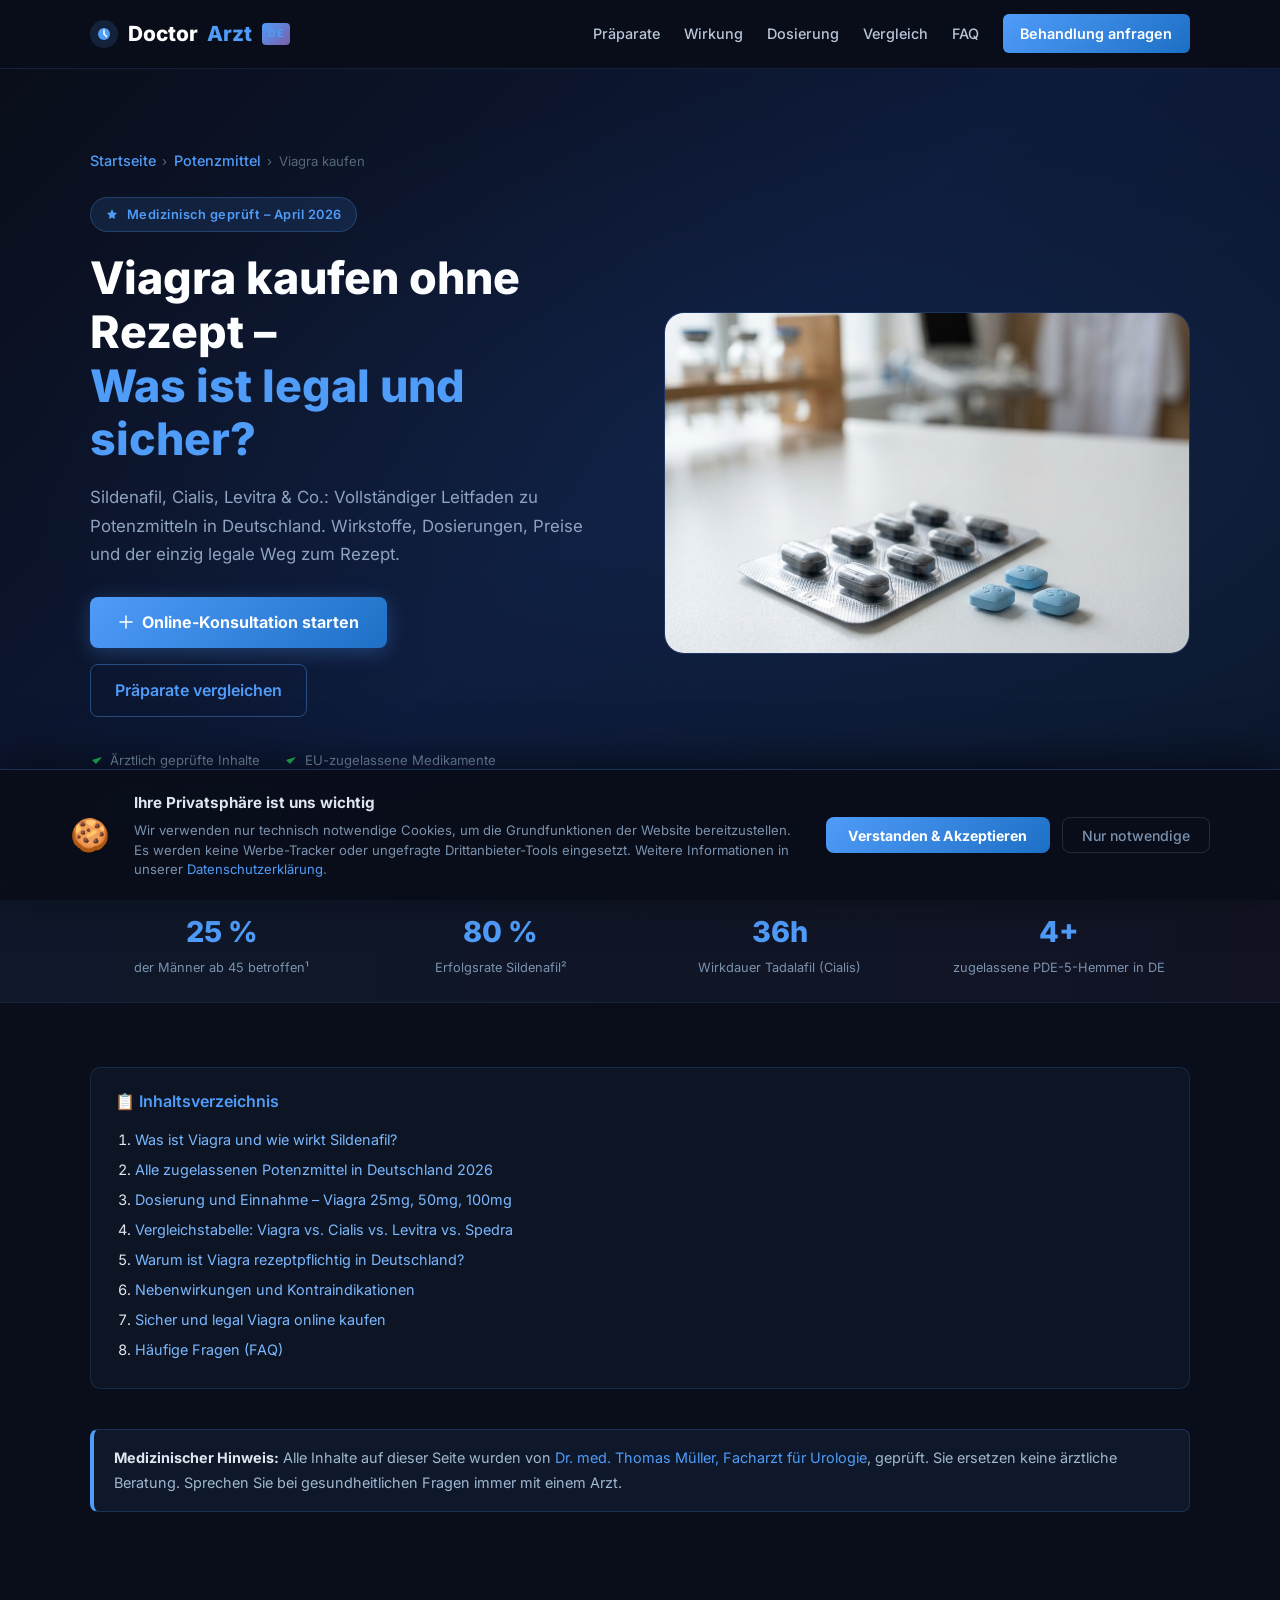
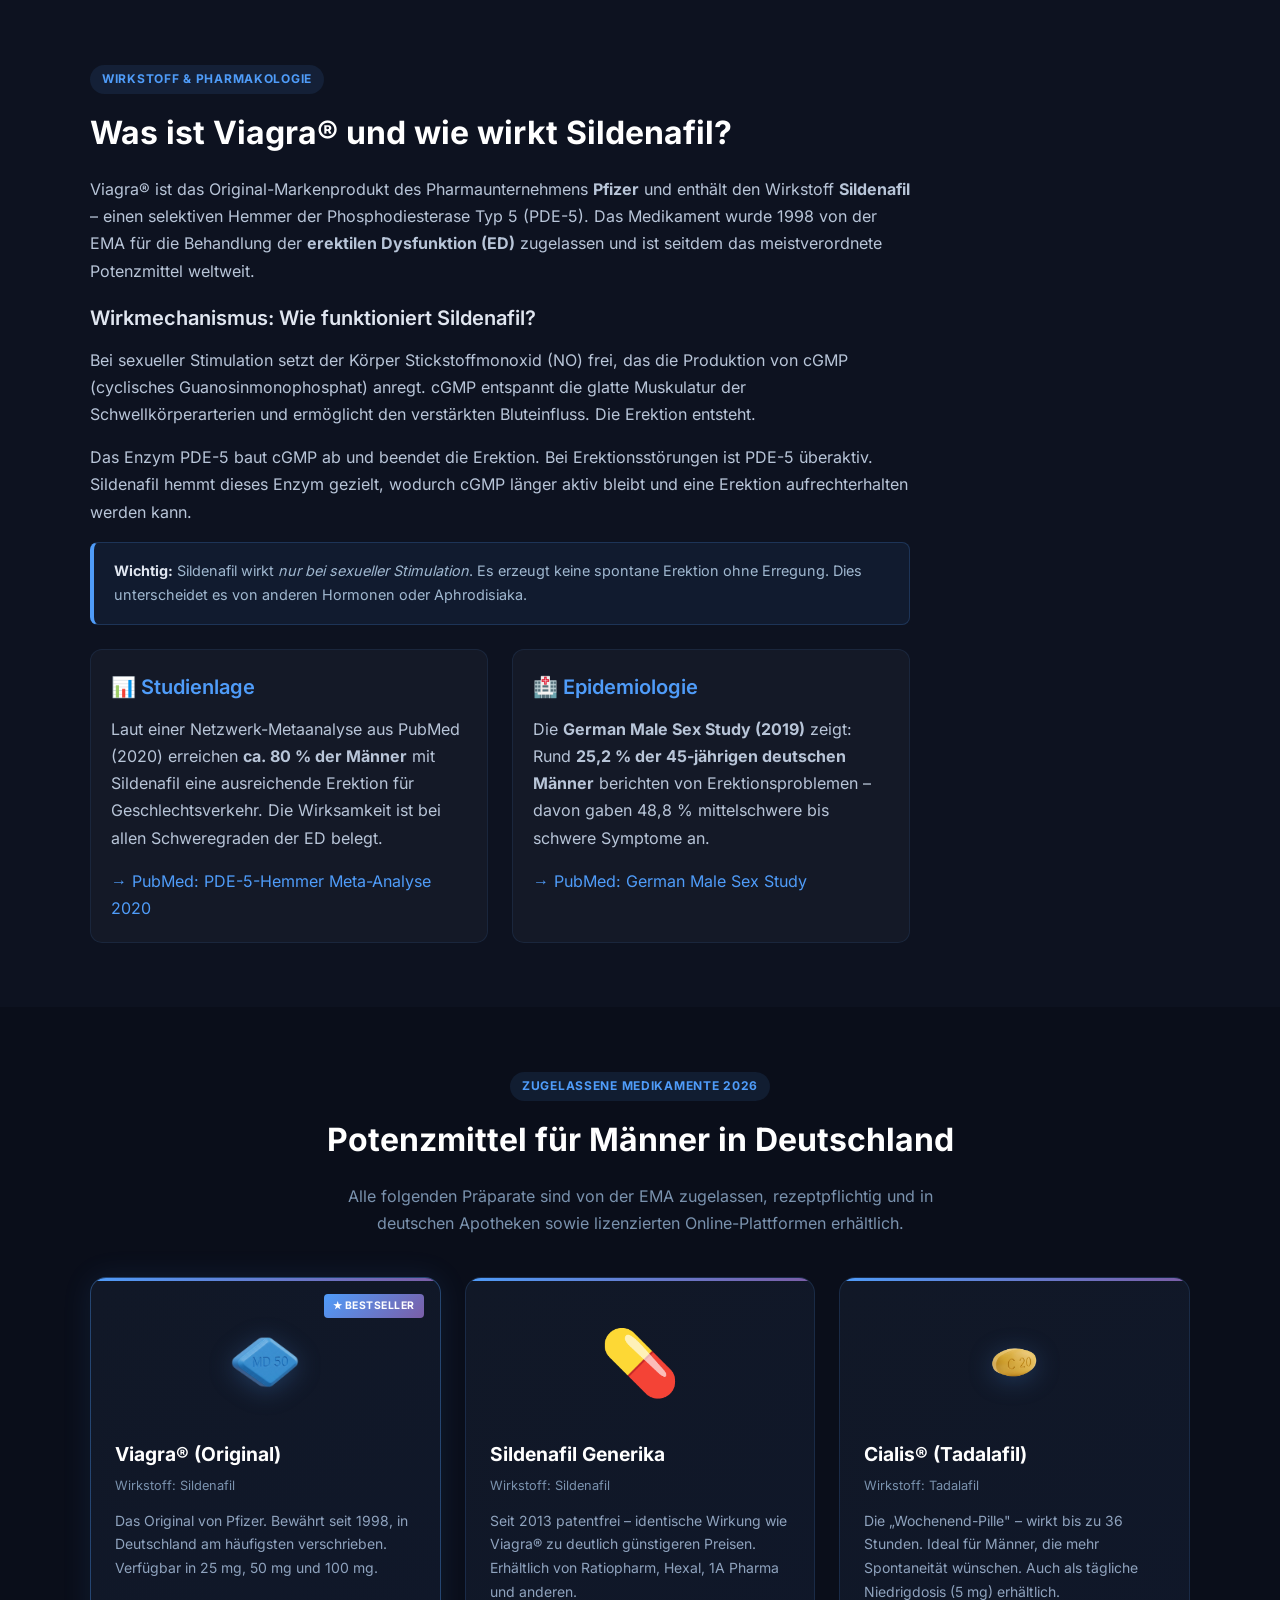
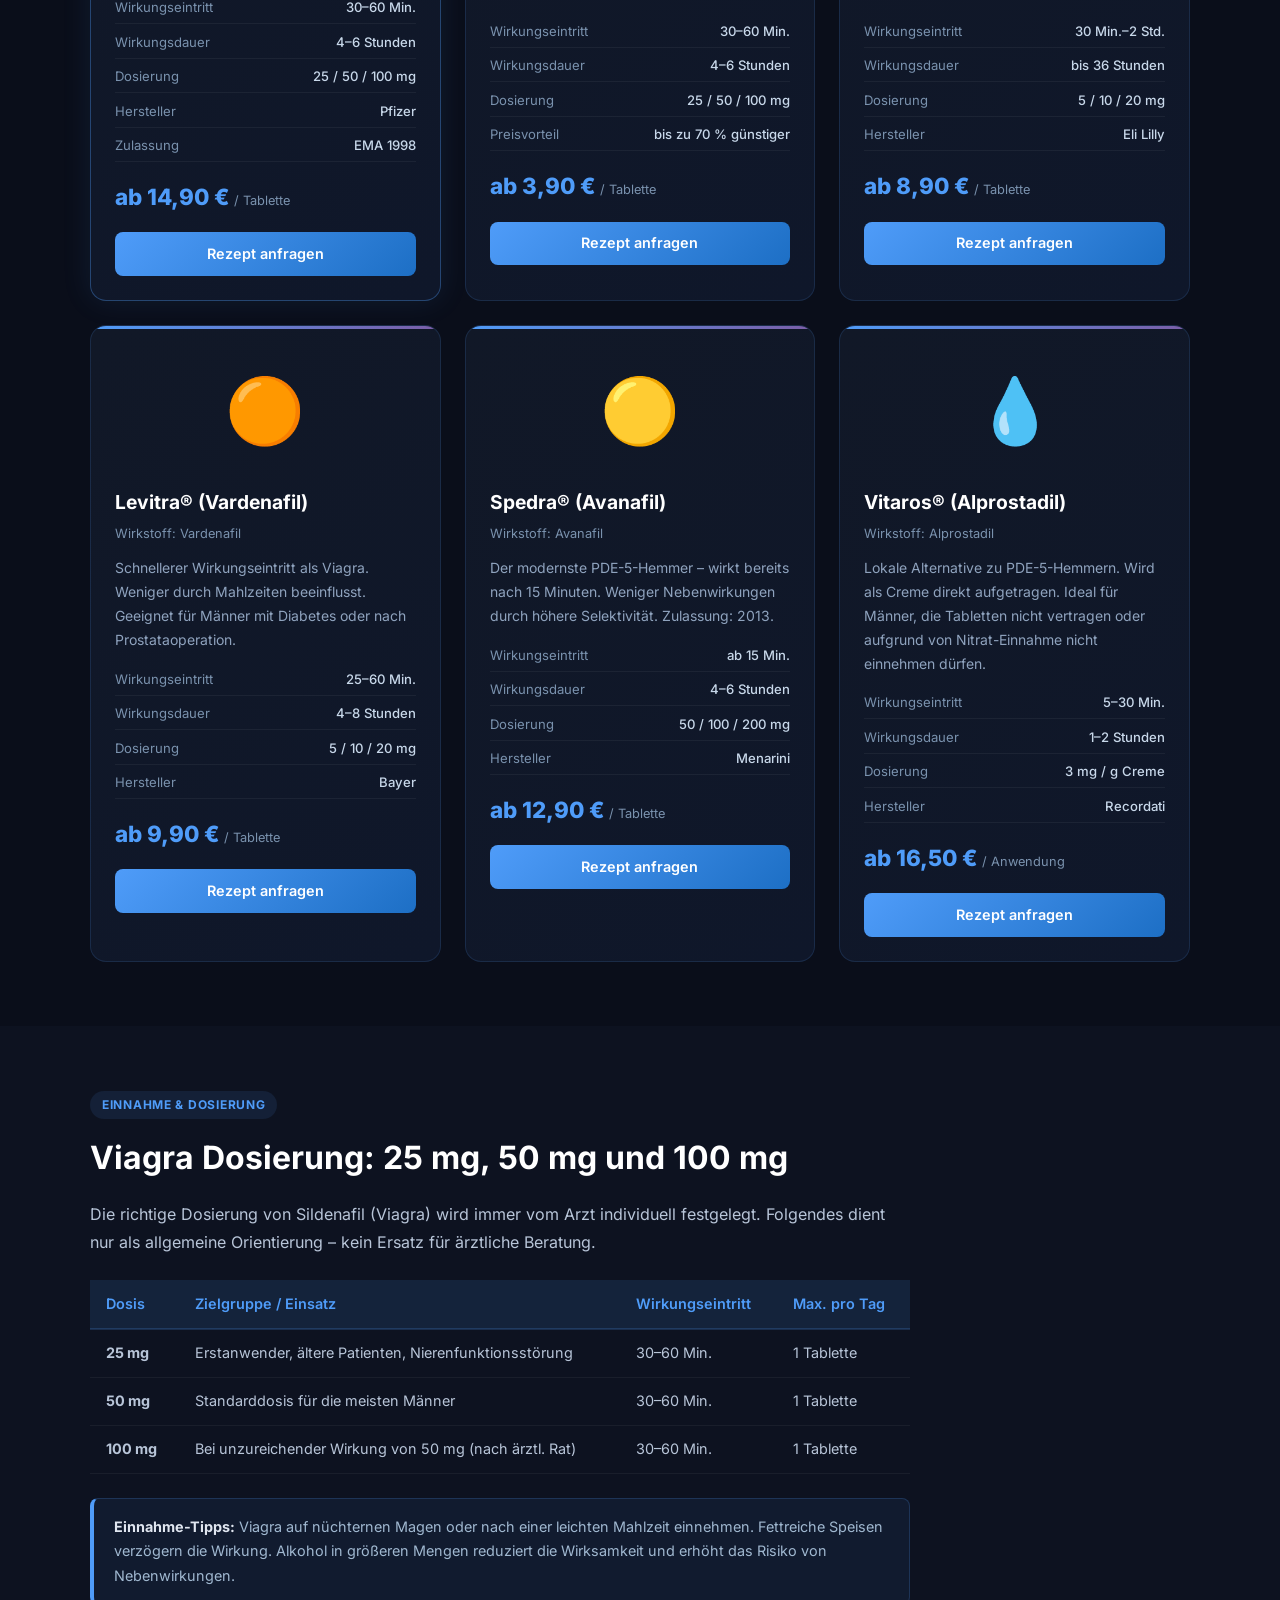
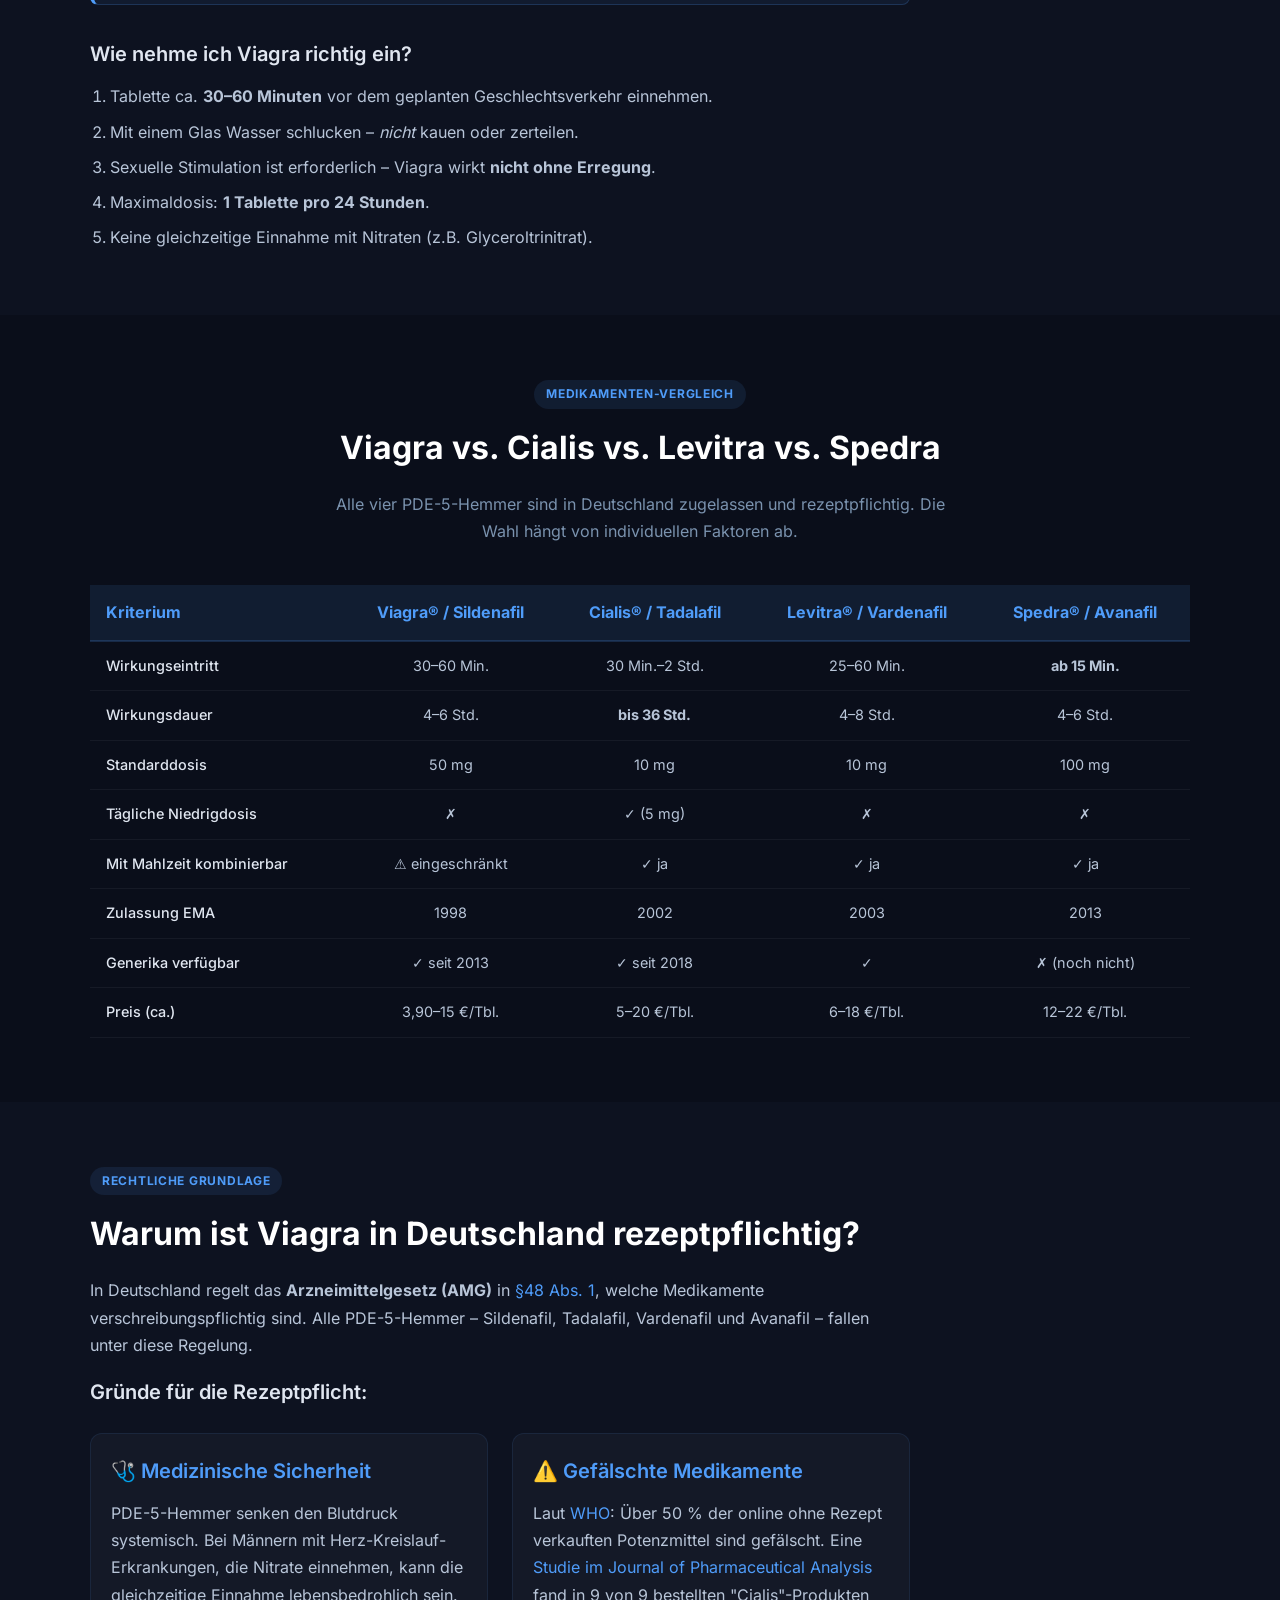
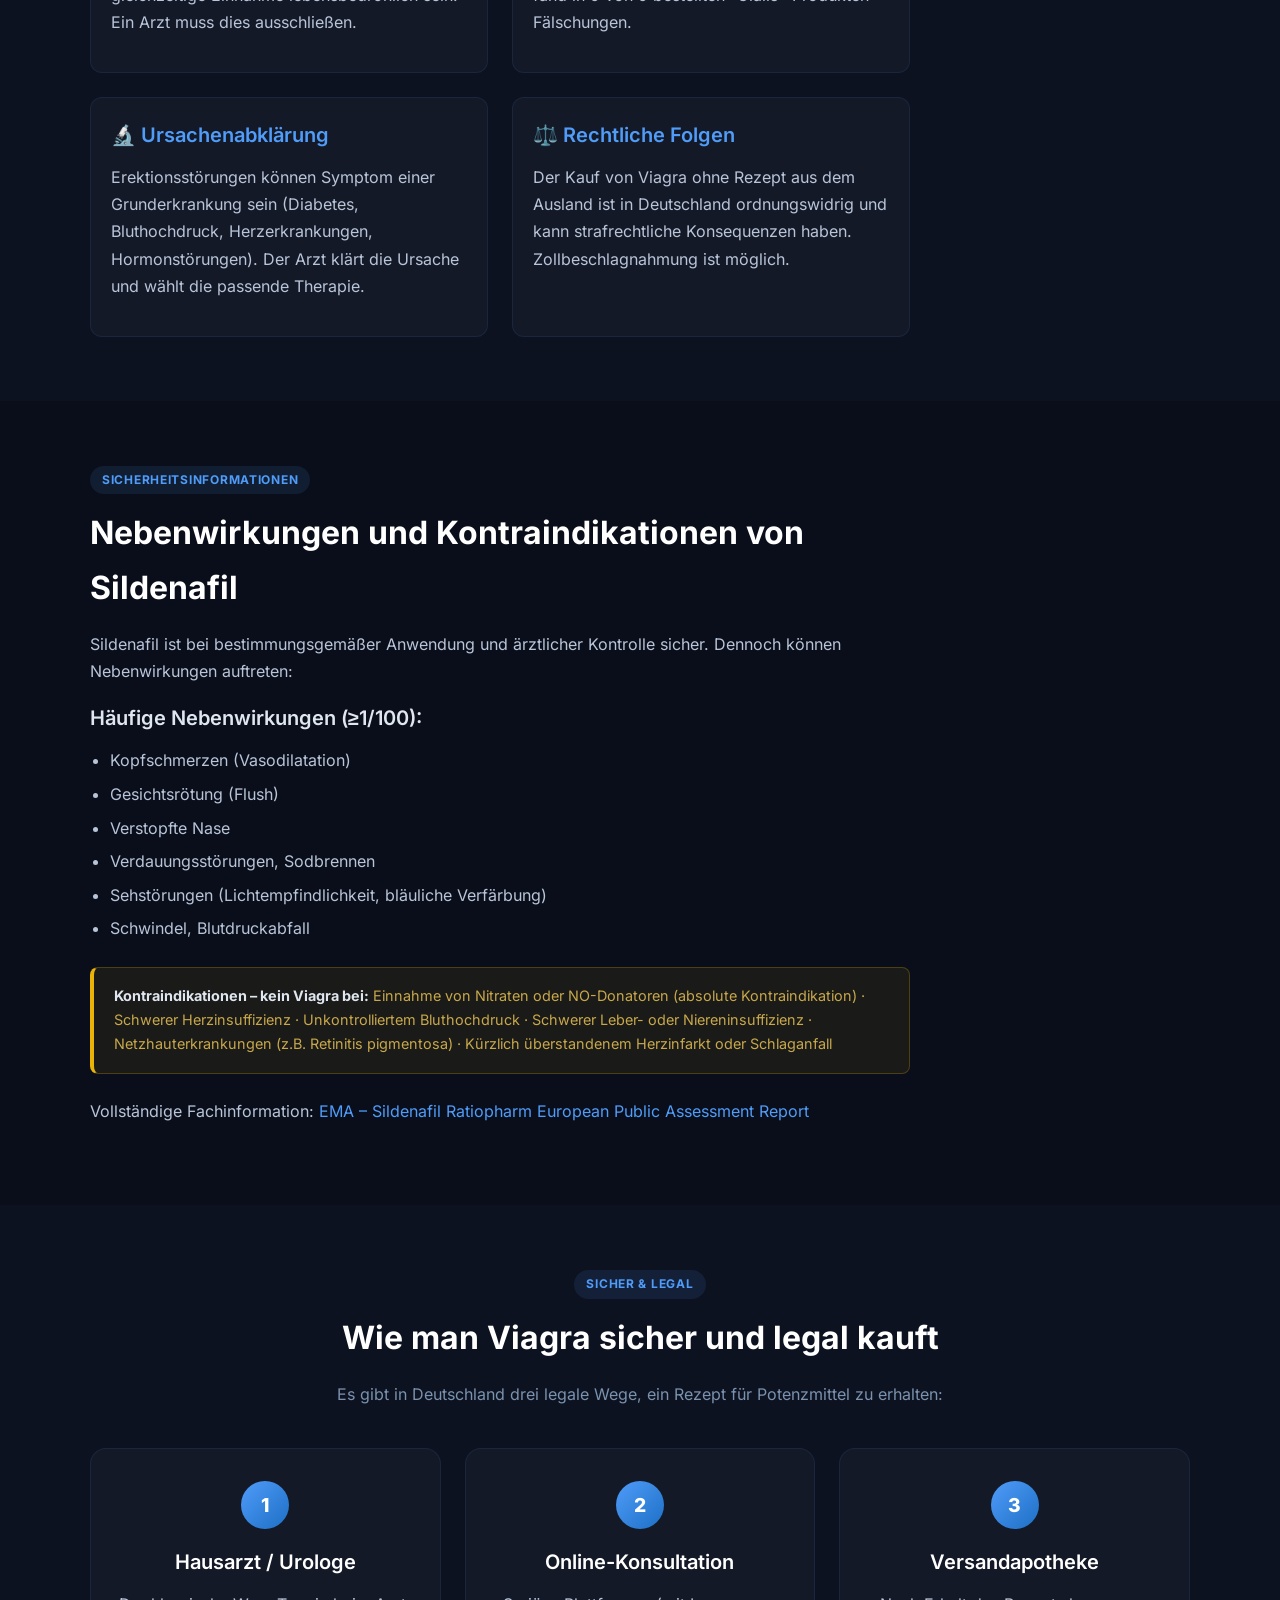
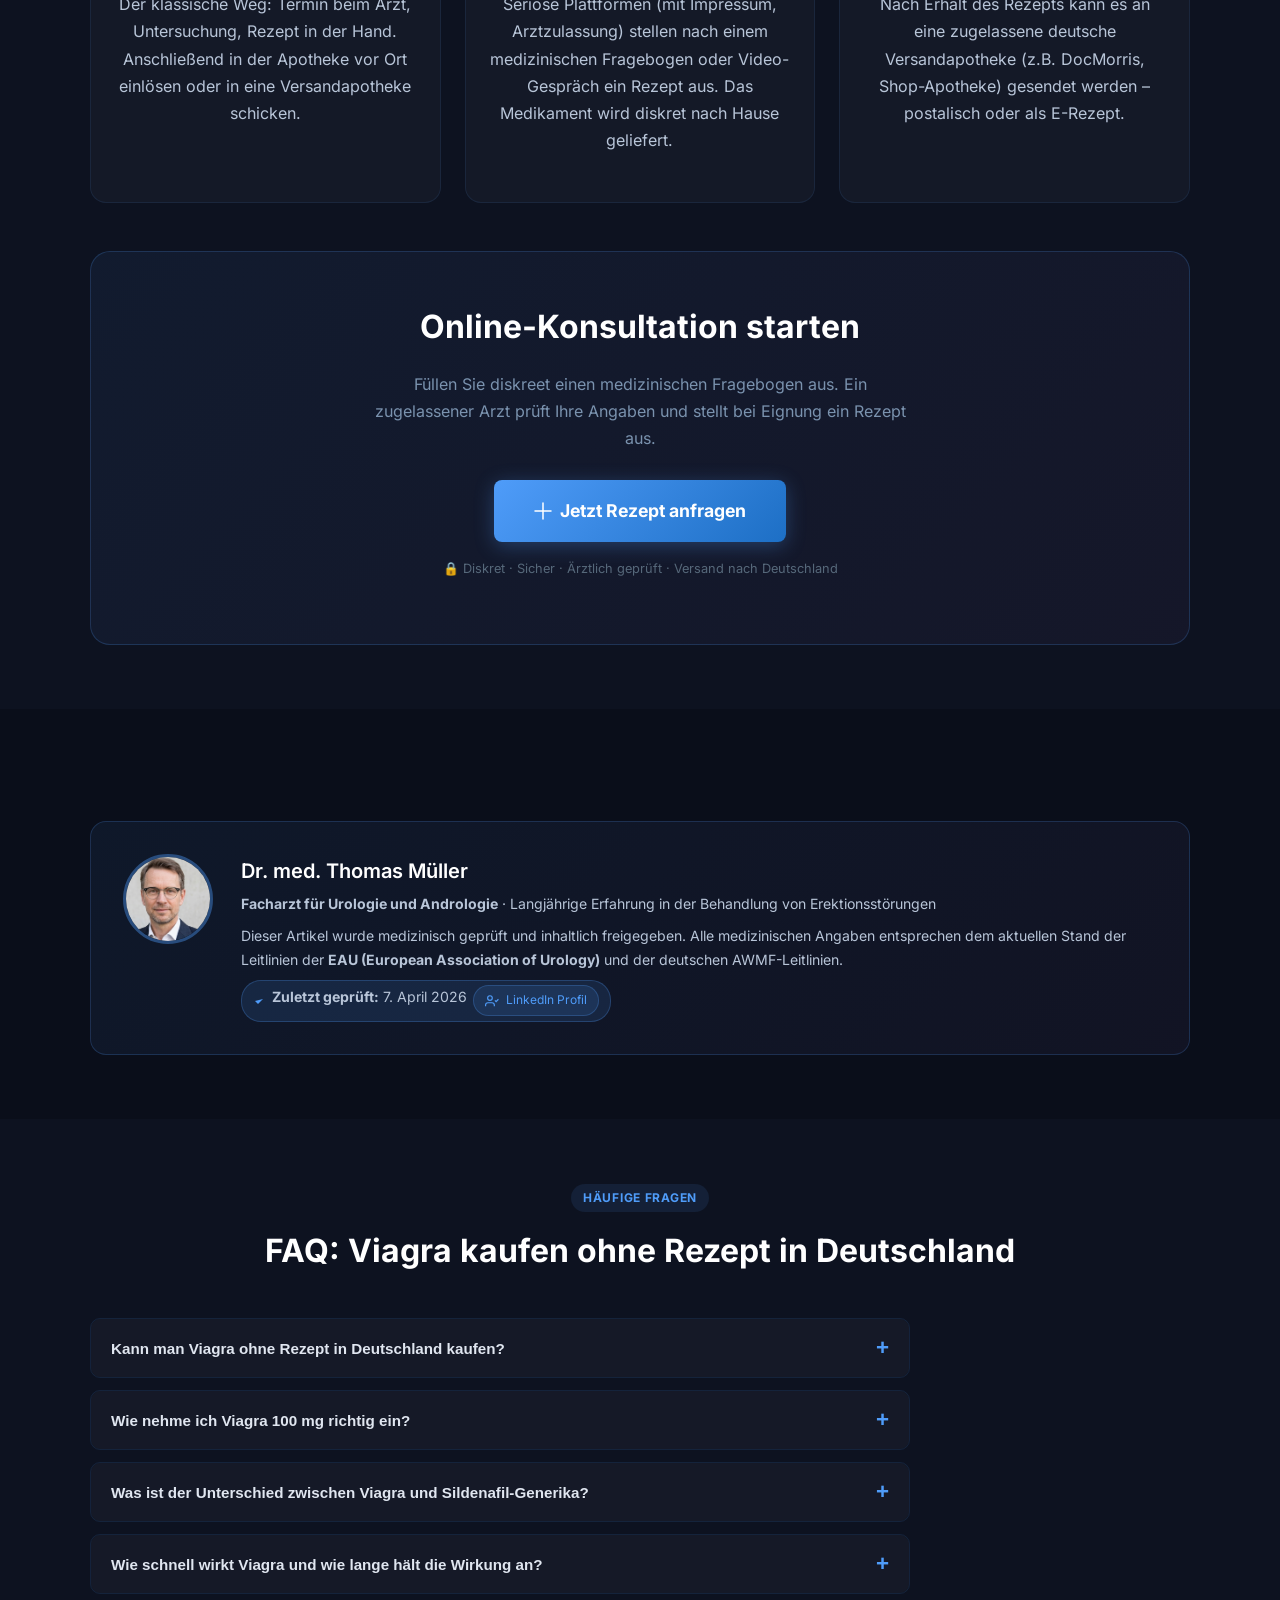
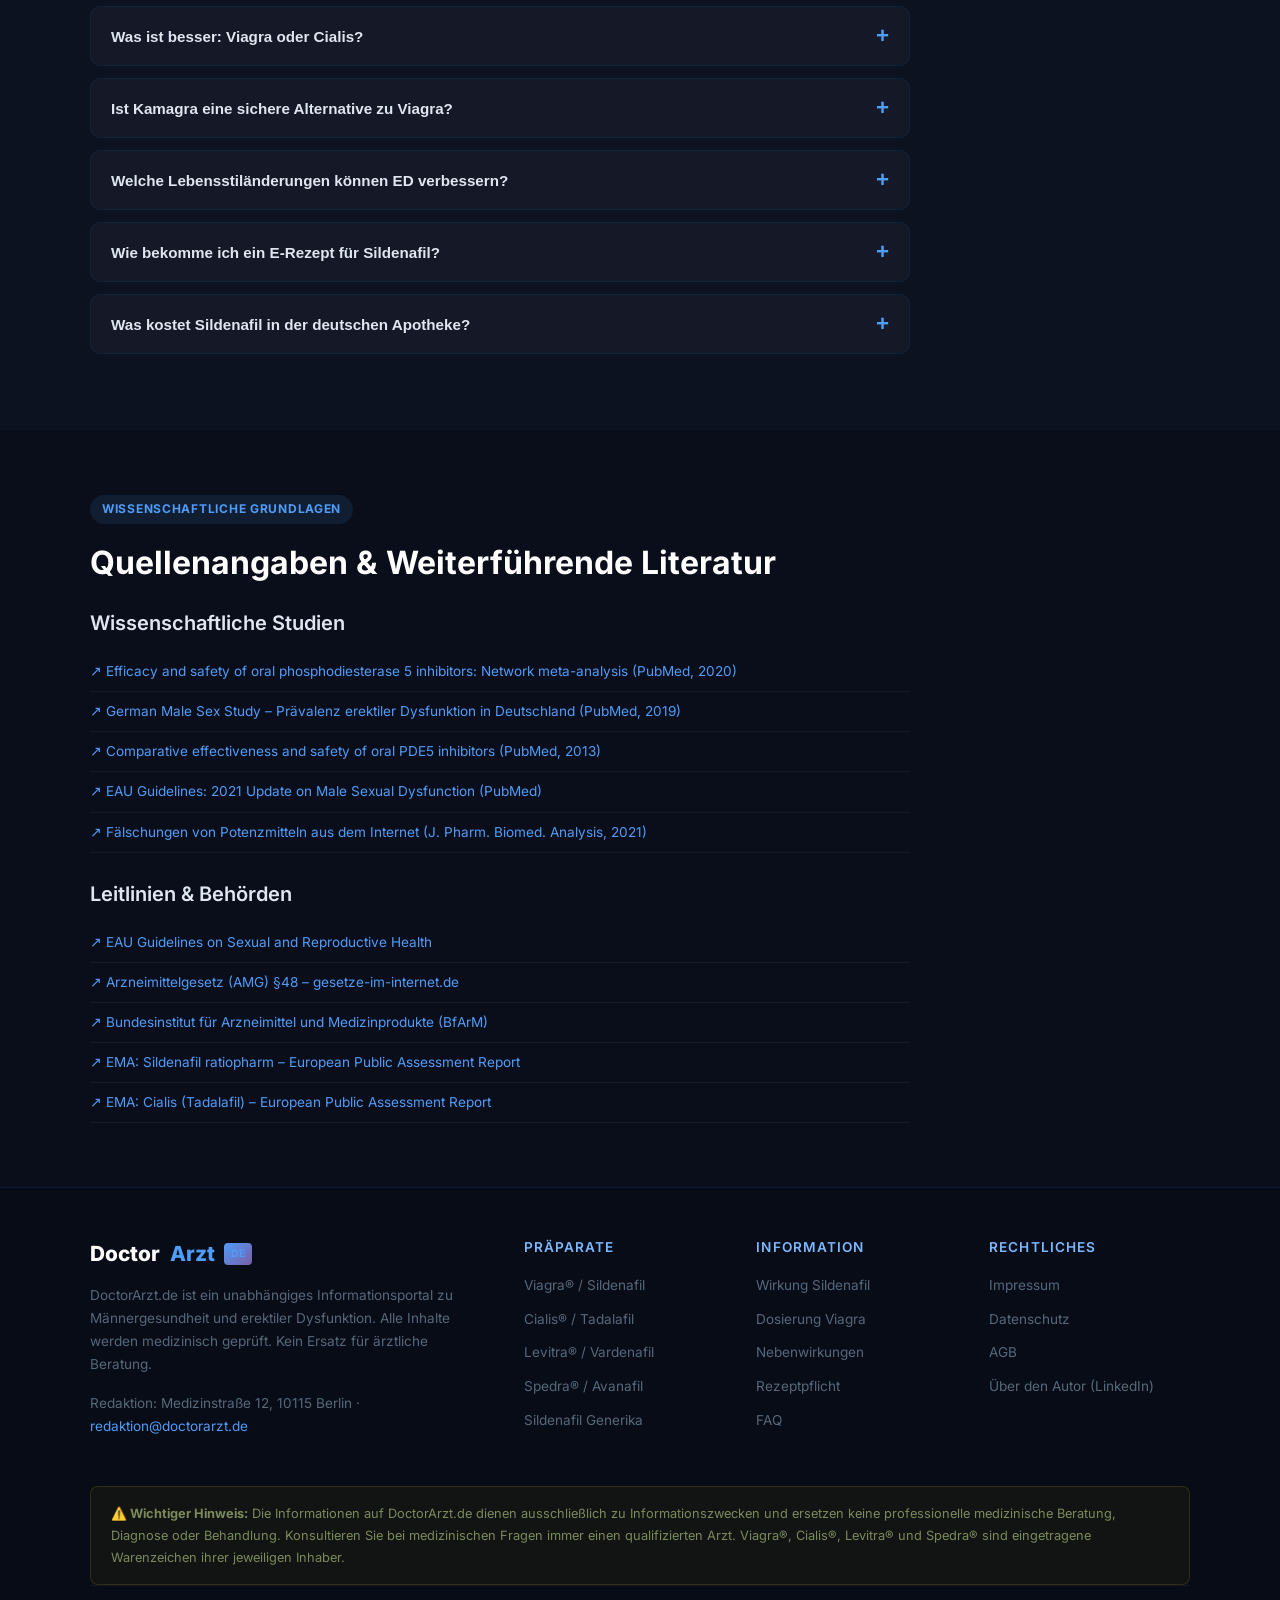
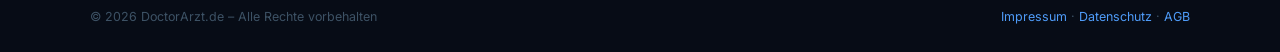
<file: index.html>
<!DOCTYPE html>
<html lang="de">

<head>
  <meta charset="UTF-8">
  <meta name="viewport" content="width=device-width, initial-scale=1.0">
  <title>Viagra kaufen ohne Rezept – Sildenafil &amp; Alternativen | DoctorArzt.de</title>
  <meta name="description"
    content="Viagra kaufen legal in Deutschland: Sildenafil 100mg, Cialis, Levitra &amp; Spedra im Vergleich. Ärztlich geprüfte Informationen zu Dosierung, Wirkung, Nebenwirkungen und seriösen Bezugswegen. Medizinisch geprüft 2026.">
  <meta name="robots" content="index, follow">
  <meta name="author" content="Dr. med. Thomas Müller, Facharzt für Urologie">
  <link rel="canonical" href="https://www.doctorarzt.de/">

  <!-- Open Graph -->
  <meta property="og:title" content="Viagra kaufen ohne Rezept – Sildenafil &amp; PDE-5-Hemmer Vergleich 2026">
  <meta property="og:description"
    content="Ärztlich geprüfte Informationen zu Viagra, Sildenafil und allen zugelassenen Potenzmitteln in Deutschland. Vergleich, Dosierung, Nebenwirkungen.">
  <meta property="og:type" content="website">
  <meta property="og:url" content="https://www.doctorarzt.de/">
  <meta property="og:locale" content="de_DE">
  <meta property="og:image" content="https://www.doctorarzt.de/img/og_image.jpg">
  <meta property="og:image:width" content="1200">
  <meta property="og:image:height" content="630">
  <meta property="og:image:alt" content="Viagra Sildenafil kaufen Deutschland – ärztlich geprüft | DoctorArzt.de">
  <meta property="og:site_name" content="DoctorArzt.de">

  <!-- Twitter / X Card -->
  <meta name="twitter:card" content="summary_large_image">
  <meta name="twitter:title" content="Viagra kaufen ohne Rezept – Sildenafil Vergleich 2026 | DoctorArzt.de">
  <meta name="twitter:description"
    content="Ärztlich geprüfte Informationen zu Viagra, Sildenafil und PDE-5-Hemmern in Deutschland. Vergleich, Dosierung, Nebenwirkungen.">
  <meta name="twitter:image" content="https://www.doctorarzt.de/img/og_image.jpg">

  <!-- Lokale Schriften (DSGVO-konform, kein Verbindungsaufbau zu Google) -->
  <link rel="preload" href="fonts/inter-400.woff2" as="font" type="font/woff2" crossorigin="anonymous">
  <link rel="preload" href="fonts/inter-700.woff2" as="font" type="font/woff2" crossorigin="anonymous">
  <link rel="stylesheet" href="fonts/inter.css">

  <!-- Favicon -->
  <link rel="icon" type="image/svg+xml" href="/img/favicon.svg">
  <link rel="icon" type="image/png" href="/img/favicon-32x32.png" sizes="32x32">
  <link rel="icon" type="image/png" href="/img/favicon-16x16.png" sizes="16x16">
  <link rel="apple-touch-icon" href="/img/apple-touch-icon.png">

  <link rel="stylesheet" href="style.css">

  <!-- JSON-LD: Vollständiges Schema @graph (SEO 2026) -->
  <script type="application/ld+json">
{
  "@context": "https://schema.org",
  "@graph": [
    {
      "@type": "Organization",
      "@id": "https://www.doctorarzt.de/#organization",
      "name": "DoctorArzt.de",
      "url": "https://www.doctorarzt.de",
      "logo": {
        "@type": "ImageObject",
        "url": "https://www.doctorarzt.de/img/logo.png",
        "width": 280,
        "height": 60
      },
      "contactPoint": {
        "@type": "ContactPoint",
        "email": "redaktion@doctorarzt.de",
        "contactType": "editorial",
        "availableLanguage": "German"
      },
      "address": {
        "@type": "PostalAddress",
        "streetAddress": "Medizinstraße 12",
        "addressLocality": "Berlin",
        "postalCode": "10115",
        "addressCountry": "DE"
      }
    },
    {
      "@type": "Person",
      "@id": "https://www.doctorarzt.de/#dr-mueller",
      "name": "Dr. med. Thomas Müller",
      "jobTitle": "Facharzt für Urologie und Andrologie",
      "url": "https://de.linkedin.com/in/dr-med-thomas-müller-b96a28349",
      "image": "https://www.doctorarzt.de/img/doctor_reviewer.png",
      "worksFor": {"@id": "https://www.doctorarzt.de/#organization"},
      "sameAs": ["https://de.linkedin.com/in/dr-med-thomas-müller-b96a28349"]
    },
    {
      "@type": "MedicalWebPage",
      "@id": "https://www.doctorarzt.de/#webpage",
      "url": "https://www.doctorarzt.de/",
      "name": "Viagra kaufen ohne Rezept – Sildenafil & Potenzmittel Vergleich 2026",
      "description": "Medizinisch geprüfte Informationen zu Viagra (Sildenafil), Dosierung, Wirkung, Nebenwirkungen und legalen Bezugswegen in Deutschland.",
      "inLanguage": "de-DE",
      "datePublished": "2024-01-15",
      "dateModified": "2026-04-07",
      "about": {
        "@type": "MedicalCondition",
        "name": "Erektile Dysfunktion",
        "alternateName": "Impotenz",
        "code": {"@type": "MedicalCode", "code": "N52", "codingSystem": "ICD-10"}
      },
      "medicalAudience": {"@type": "MedicalAudience", "audienceType": "Patient"},
      "author": {"@id": "https://www.doctorarzt.de/#dr-mueller"},
      "reviewedBy": {"@id": "https://www.doctorarzt.de/#dr-mueller"},
      "publisher": {"@id": "https://www.doctorarzt.de/#organization"},
      "mainEntity": {"@id": "https://www.doctorarzt.de/#faqpage"},
      "speakable": {"@type": "SpeakableSpecification", "cssSelector": ["h1", ".hero-sub"]}
    },
    {
      "@type": "BreadcrumbList",
      "@id": "https://www.doctorarzt.de/#breadcrumb",
      "itemListElement": [
        {"@type": "ListItem", "position": 1, "name": "Startseite", "item": "https://www.doctorarzt.de/"},
        {"@type": "ListItem", "position": 2, "name": "Potenzmittel", "item": "https://www.doctorarzt.de/potenzmittel/"},
        {"@type": "ListItem", "position": 3, "name": "Viagra kaufen ohne Rezept"}
      ]
    },
    {
      "@type": "Product",
      "@id": "https://www.doctorarzt.de/#product-viagra",
      "name": "Viagra® 100 mg (Sildenafil)",
      "description": "Original Viagra von Pfizer mit dem Wirkstoff Sildenafil 100 mg zur Behandlung von Erektionsstörungen.",
      "brand": {"@type": "Brand", "name": "Pfizer"},
      "category": "Potenzmittel / PDE-5-Hemmer",
      "url": "https://www.doctorarzt.de/",
      "image": "https://www.doctorarzt.de/img/viagra_pill.png",
      "offers": {
        "@type": "AggregateOffer",
        "priceCurrency": "EUR",
        "lowPrice": "3.90",
        "highPrice": "89.90",
        "offerCount": "6",
        "availability": "https://schema.org/InStock",
        "seller": {"@id": "https://www.doctorarzt.de/#organization"}
      }
    },
    {
      "@type": "HowTo",
      "@id": "https://www.doctorarzt.de/#howto-einnahme",
      "name": "Wie nehme ich Viagra (Sildenafil) richtig ein?",
      "description": "Schritt-für-Schritt-Anleitung zur korrekten Einnahme von Sildenafil gemäß ärztlicher Empfehlung.",
      "step": [
        {"@type": "HowToStep", "position": 1, "name": "Zeitpunkt wählen", "text": "Tablette ca. 30–60 Minuten vor dem geplanten Geschlechtsverkehr einnehmen."},
        {"@type": "HowToStep", "position": 2, "name": "Einnahme", "text": "Mit einem Glas Wasser schlucken – nicht kauen oder zerteilen."},
        {"@type": "HowToStep", "position": 3, "name": "Stimulation abwarten", "text": "Sexuelle Stimulation ist erforderlich – Viagra wirkt nicht ohne Erregung."},
        {"@type": "HowToStep", "position": 4, "name": "Maximaldosis beachten", "text": "Nicht mehr als 1 Tablette pro 24 Stunden einnehmen."},
        {"@type": "HowToStep", "position": 5, "name": "Wechselwirkungen prüfen", "text": "Keine gleichzeitige Einnahme mit Nitraten (z.B. Glyceroltrinitrat) – gefährliche Blutdrucksenkung möglich."}
      ]
    },
    {
      "@type": "FAQPage",
      "@id": "https://www.doctorarzt.de/#faqpage",
      "mainEntity": [
        {
          "@type": "Question",
          "name": "Kann man Viagra ohne Rezept in Deutschland kaufen?",
          "acceptedAnswer": {"@type": "Answer", "text": "Nein. Viagra (Sildenafil) ist in Deutschland rezeptpflichtig gemäß §48 AMG. Es darf ausschließlich auf ärztliche Verschreibung abgegeben werden – in der Apotheke vor Ort oder über lizenzierte Online-Plattformen mit Online-Konsultation."}
        },
        {
          "@type": "Question",
          "name": "Wie nehme ich Viagra 100 mg richtig ein?",
          "acceptedAnswer": {"@type": "Answer", "text": "Viagra 100 mg wird ca. 30–60 Minuten vor dem Geschlechtsverkehr eingenommen. Die Tablette sollte mit Wasser geschluckt werden. Maximaldosis: 1 Tablette pro 24 Stunden. Fettreiche Mahlzeiten können den Wirkungseintritt verzögern."}
        },
        {
          "@type": "Question",
          "name": "Was ist der Unterschied zwischen Viagra und Sildenafil?",
          "acceptedAnswer": {"@type": "Answer", "text": "Sildenafil ist der Wirkstoff; Viagra® ist das Original-Markenprodukt von Pfizer. Seit 2013 ist Sildenafil als Generikum in Deutschland erhältlich – zu deutlich günstigeren Preisen bei identischer Wirkung."}
        },
        {
          "@type": "Question",
          "name": "Wie schnell wirkt Viagra und wie lange hält die Wirkung an?",
          "acceptedAnswer": {"@type": "Answer", "text": "Viagra wirkt in der Regel nach 30–60 Minuten. Die Wirkungsdauer beträgt ca. 4–6 Stunden. Alkohol und fettreiche Speisen können den Wirkungseintritt verzögern. Die Halbwertszeit von Sildenafil beträgt ca. 4 Stunden."}
        },
        {
          "@type": "Question",
          "name": "Welche Alternativen zu Viagra gibt es in Deutschland?",
          "acceptedAnswer": {"@type": "Answer", "text": "Zugelassene Alternativen in Deutschland: Cialis® (Tadalafil, bis 36h Wirkung), Levitra® (Vardenafil, schneller Wirkungseintritt), Spedra® (Avanafil, ab 15 min) und günstige Generika mit denselben Wirkstoffen."}
        },
        {
          "@type": "Question",
          "name": "Wie bekomme ich ein E-Rezept für Sildenafil?",
          "acceptedAnswer": {"@type": "Answer", "text": "Seit 2024 können Ärzte in Deutschland elektronische Rezepte (E-Rezept) für Sildenafil ausstellen. Sie erhalten das E-Rezept per App oder QR-Code und lösen es in einer Online- oder Präsenzapotheke ein. Lizenzierte Telemedizin-Plattformen bieten diesen Service nach Online-Konsultation an."}
        },
        {
          "@type": "Question",
          "name": "Was kostet Sildenafil in der deutschen Apotheke?",
          "acceptedAnswer": {"@type": "Answer", "text": "Sildenafil-Generika kosten in deutschen Apotheken ab ca. 3,90 € pro Tablette. Das Original Viagra® ist deutlich teurer (ab ca. 14,90 €/Tablette). Online-Apotheken mit gültigem Rezept bieten oft günstigere Preise als stationäre Apotheken."}
        }
      ]
    }
  ]
}
</script>
</head>

<body>

  <!-- HEADER -->
  <header>
    <div class="container header-inner">
      <a href="/" class="logo">
        <svg width="28" height="28" viewBox="0 0 28 28" fill="none">
          <circle cx="14" cy="14" r="14" fill="#4f9cf9" opacity=".15" />
          <path d="M8 14a6 6 0 1 1 12 0 6 6 0 0 1-12 0z" fill="#4f9cf9" />
          <path d="M14 10v4l2.5 2.5" stroke="#fff" stroke-width="1.5" stroke-linecap="round" />
        </svg>
        Doctor<span>Arzt</span><span class="logo-badge">DE</span>
      </a>
      <nav aria-label="Hauptnavigation">
        <a href="#praeparate">Präparate</a>
        <a href="#was-ist-viagra">Wirkung</a>
        <a href="#dosierung">Dosierung</a>
        <a href="#vergleich">Vergleich</a>
        <a href="#faq">FAQ</a>
        <a href="#behandlung-anfordern" class="btn-nav">Behandlung anfragen</a>
      </nav>
    </div>
  </header>

  <!-- HERO -->
  <section class="hero" aria-label="Hauptbereich">
    <div class="container hero-grid">
      <div>
        <nav class="breadcrumb" aria-label="Breadcrumb">
          <a href="/">Startseite</a><span>›</span>
          <a href="/potenzmittel/">Potenzmittel</a><span>›</span>
          <span>Viagra kaufen</span>
        </nav>
        <div class="hero-badge">
          <svg width="14" height="14" viewBox="0 0 14 14" fill="#4f9cf9">
            <path d="M7 1l1.5 3.5 3.5.5-2.5 2.5.5 3.5L7 9.5 4 11l.5-3.5L2 5l3.5-.5z" />
          </svg>
          Medizinisch geprüft – April 2026
        </div>
        <h1>Viagra kaufen ohne Rezept –<br><em>Was ist legal und sicher?</em></h1>
        <p class="hero-sub">Sildenafil, Cialis, Levitra &amp; Co.: Vollständiger Leitfaden zu Potenzmitteln in
          Deutschland. Wirkstoffe, Dosierungen, Preise und der einzig legale Weg zum Rezept.</p>
        <div class="hero-actions">
          <a href="#behandlung-anfordern" class="btn-primary" id="hero-cta-primary">
            <svg width="16" height="16" fill="none" viewBox="0 0 16 16">
              <path stroke="#fff" stroke-width="1.5" d="M2 8h12M8 2v12" stroke-linecap="round" />
            </svg>
            Online-Konsultation starten
          </a>
          <a href="#vergleich" class="btn-secondary" id="hero-cta-compare">Präparate vergleichen</a>
        </div>
        <div class="hero-trust">
          <span class="trust-item">
            <svg width="14" height="14" fill="#22c55e" viewBox="0 0 14 14">
              <path d="M2 7l4 4 6-7" />
            </svg>
            Ärztlich geprüfte Inhalte
          </span>
          <span class="trust-item">
            <svg width="14" height="14" fill="#22c55e" viewBox="0 0 14 14">
              <path d="M2 7l4 4 6-7" />
            </svg>
            EU-zugelassene Medikamente
          </span>
          <span class="trust-item">
            <svg width="14" height="14" fill="#22c55e" viewBox="0 0 14 14">
              <path d="M2 7l4 4 6-7" />
            </svg>
            Diskreter Versand nach DE
          </span>
        </div>
      </div>
      <div class="hero-img-wrap">
        <img src="img/hero_banner.png" alt="Potenzmittel Viagra Sildenafil Tabletten" loading="eager" width="560"
          height="340">
      </div>
    </div>
  </section>

  <!-- STATS BAR -->
  <div class="stats-bar">
    <div class="container stats-grid">
      <div>
        <div class="stat-num">25 %</div>
        <div class="stat-label">der Männer ab 45 betroffen¹</div>
      </div>
      <div>
        <div class="stat-num">80 %</div>
        <div class="stat-label">Erfolgsrate Sildenafil²</div>
      </div>
      <div>
        <div class="stat-num">36h</div>
        <div class="stat-label">Wirkdauer Tadalafil (Cialis)</div>
      </div>
      <div>
        <div class="stat-num">4+</div>
        <div class="stat-label">zugelassene PDE-5-Hemmer in DE</div>
      </div>
    </div>
  </div>

  <!-- MAIN CONTENT -->
  <main>

    <!-- TOC -->
    <section class="section">
      <div class="container">
        <div class="toc" role="navigation" aria-label="Inhaltsverzeichnis">
          <h4>📋 Inhaltsverzeichnis</h4>
          <ol>
            <li><a href="#was-ist-viagra">Was ist Viagra und wie wirkt Sildenafil?</a></li>
            <li><a href="#praeparate">Alle zugelassenen Potenzmittel in Deutschland 2026</a></li>
            <li><a href="#dosierung">Dosierung und Einnahme – Viagra 25mg, 50mg, 100mg</a></li>
            <li><a href="#vergleich">Vergleichstabelle: Viagra vs. Cialis vs. Levitra vs. Spedra</a></li>
            <li><a href="#rezeptpflicht">Warum ist Viagra rezeptpflichtig in Deutschland?</a></li>
            <li><a href="#nebenwirkungen">Nebenwirkungen und Kontraindikationen</a></li>
            <li><a href="#online-kaufen">Sicher und legal Viagra online kaufen</a></li>
            <li><a href="#faq">Häufige Fragen (FAQ)</a></li>
          </ol>
        </div>

        <div class="notice-box">
          <strong>Medizinischer Hinweis:</strong> Alle Inhalte auf dieser Seite wurden von <a
            href="#medical-reviewer">Dr. med. Thomas Müller, Facharzt für Urologie</a>, geprüft. Sie ersetzen keine
          ärztliche Beratung. Sprechen Sie bei gesundheitlichen Fragen immer mit einem Arzt.
        </div>
      </div>
    </section>

    <!-- SECTION 1: WAS IST VIAGRA -->
    <section class="section section-alt" id="was-ist-viagra">
      <div class="container">
        <div class="content-block">
          <span class="section-label">Wirkstoff & Pharmakologie</span>
          <h2>Was ist Viagra® und wie wirkt Sildenafil?</h2>
          <p>Viagra® ist das Original-Markenprodukt des Pharmaunternehmens <strong>Pfizer</strong> und enthält den
            Wirkstoff <strong>Sildenafil</strong> – einen selektiven Hemmer der Phosphodiesterase Typ 5 (PDE-5). Das
            Medikament wurde 1998 von der EMA für die Behandlung der <strong>erektilen Dysfunktion (ED)</strong>
            zugelassen und ist seitdem das meistverordnete Potenzmittel weltweit.</p>

          <h3>Wirkmechanismus: Wie funktioniert Sildenafil?</h3>
          <p>Bei sexueller Stimulation setzt der Körper Stickstoffmonoxid (NO) frei, das die Produktion von cGMP
            (cyclisches Guanosinmonophosphat) anregt. cGMP entspannt die glatte Muskulatur der Schwellkörperarterien und
            ermöglicht den verstärkten Bluteinfluss. Die Erektion entsteht.</p>
          <p>Das Enzym PDE-5 baut cGMP ab und beendet die Erektion. Bei Erektionsstörungen ist PDE-5 überaktiv.
            Sildenafil hemmt dieses Enzym gezielt, wodurch cGMP länger aktiv bleibt und eine Erektion aufrechterhalten
            werden kann.</p>

          <div class="notice-box">
            <strong>Wichtig:</strong> Sildenafil wirkt <em>nur bei sexueller Stimulation</em>. Es erzeugt keine spontane
            Erektion ohne Erregung. Dies unterscheidet es von anderen Hormonen oder Aphrodisiaka.
          </div>

          <div class="info-grid">
            <div class="info-card">
              <h3>📊 Studienlage</h3>
              <p>Laut einer Netzwerk-Metaanalyse aus PubMed (2020) erreichen <strong>ca. 80 % der Männer</strong> mit
                Sildenafil eine ausreichende Erektion für Geschlechtsverkehr. Die Wirksamkeit ist bei allen
                Schweregraden der ED belegt.</p>
              <a href="https://pubmed.ncbi.nlm.nih.gov/32388784/" target="_blank" rel="noopener noreferrer"
                class="refs-link">→ PubMed: PDE-5-Hemmer Meta-Analyse 2020</a>
            </div>
            <div class="info-card">
              <h3>🏥 Epidemiologie</h3>
              <p>Die <strong>German Male Sex Study (2019)</strong> zeigt: Rund <strong>25,2 % der 45-jährigen deutschen
                  Männer</strong> berichten von Erektionsproblemen – davon gaben 48,8 % mittelschwere bis schwere
                Symptome an.</p>
              <a href="https://pubmed.ncbi.nlm.nih.gov/30638828/" target="_blank" rel="noopener noreferrer"
                class="refs-link">→ PubMed: German Male Sex Study</a>
            </div>
          </div>
        </div>
      </div>
    </section>

    <!-- SECTION 2: PRÄPARATE -->
    <section class="section" id="praeparate">
      <div class="container">
        <div class="section-title">
          <span class="section-label">Zugelassene Medikamente 2026</span>
          <h2>Potenzmittel für Männer in Deutschland</h2>
          <p>Alle folgenden Präparate sind von der EMA zugelassen, rezeptpflichtig und in deutschen Apotheken sowie
            lizenzierten Online-Plattformen erhältlich.</p>
        </div>

        <div class="products-grid">

          <!-- VIAGRA -->
          <article class="product-card featured" itemscope itemtype="https://schema.org/Drug">
            <span class="badge-featured">★ Bestseller</span>
            <div class="product-img">
              <img src="img/viagra_pill.png" alt="Viagra 100mg Sildenafil Tabletten" itemprop="image" loading="lazy"
                width="100" height="100">
            </div>
            <div class="product-name" itemprop="name">Viagra® (Original)</div>
            <div class="product-active" itemprop="activeIngredient">Wirkstoff: Sildenafil</div>
            <p class="product-desc">Das Original von Pfizer. Bewährt seit 1998, in Deutschland am häufigsten
              verschrieben. Verfügbar in 25 mg, 50 mg und 100 mg.</p>
            <div class="product-specs">
              <div class="spec-row"><span class="spec-key">Wirkungseintritt</span><span class="spec-val">30–60
                  Min.</span></div>
              <div class="spec-row"><span class="spec-key">Wirkungsdauer</span><span class="spec-val">4–6 Stunden</span>
              </div>
              <div class="spec-row"><span class="spec-key">Dosierung</span><span class="spec-val">25 / 50 / 100
                  mg</span></div>
              <div class="spec-row"><span class="spec-key">Hersteller</span><span class="spec-val">Pfizer</span></div>
              <div class="spec-row"><span class="spec-key">Zulassung</span><span class="spec-val">EMA 1998</span></div>
            </div>
            <div class="product-price" itemprop="offers" itemscope itemtype="https://schema.org/AggregateOffer">
              ab <span itemprop="lowPrice">14,90</span> €
              <small itemprop="priceCurrency" content="EUR"> / Tablette</small>
            </div>
            <a href="#behandlung-anfordern" class="btn-product" id="cta-viagra">Rezept anfragen</a>
          </article>

          <!-- SILDENAFIL GENERIKA -->
          <article class="product-card" itemscope itemtype="https://schema.org/Drug">
            <div class="product-img" style="font-size:4rem;display:flex;align-items:center;justify-content:center;">💊
            </div>
            <div class="product-name" itemprop="name">Sildenafil Generika</div>
            <div class="product-active" itemprop="activeIngredient">Wirkstoff: Sildenafil</div>
            <p class="product-desc">Seit 2013 patent­frei – identische Wirkung wie Viagra® zu deutlich günstigeren
              Preisen. Erhältlich von Ratiopharm, Hexal, 1A Pharma und anderen.</p>
            <div class="product-specs">
              <div class="spec-row"><span class="spec-key">Wirkungseintritt</span><span class="spec-val">30–60
                  Min.</span></div>
              <div class="spec-row"><span class="spec-key">Wirkungsdauer</span><span class="spec-val">4–6 Stunden</span>
              </div>
              <div class="spec-row"><span class="spec-key">Dosierung</span><span class="spec-val">25 / 50 / 100
                  mg</span></div>
              <div class="spec-row"><span class="spec-key">Preisvorteil</span><span class="spec-val">bis zu 70 %
                  günstiger</span></div>
            </div>
            <div class="product-price">ab <span>3,90</span> € <small>/ Tablette</small></div>
            <a href="#behandlung-anfordern" class="btn-product" id="cta-sildenafil">Rezept anfragen</a>
          </article>

          <!-- CIALIS -->
          <article class="product-card" itemscope itemtype="https://schema.org/Drug">
            <div class="product-img">
              <img src="img/cialis_pill.png" alt="Cialis 20mg Tadalafil" itemprop="image" loading="lazy" width="100"
                height="100">
            </div>
            <div class="product-name" itemprop="name">Cialis® (Tadalafil)</div>
            <div class="product-active" itemprop="activeIngredient">Wirkstoff: Tadalafil</div>
            <p class="product-desc">Die „Wochenend-Pille" – wirkt bis zu 36 Stunden. Ideal für Männer, die mehr
              Spontaneität wünschen. Auch als tägliche Niedrigdosis (5 mg) erhältlich.</p>
            <div class="product-specs">
              <div class="spec-row"><span class="spec-key">Wirkungseintritt</span><span class="spec-val">30 Min.–2
                  Std.</span></div>
              <div class="spec-row"><span class="spec-key">Wirkungsdauer</span><span class="spec-val">bis 36
                  Stunden</span></div>
              <div class="spec-row"><span class="spec-key">Dosierung</span><span class="spec-val">5 / 10 / 20 mg</span>
              </div>
              <div class="spec-row"><span class="spec-key">Hersteller</span><span class="spec-val">Eli Lilly</span>
              </div>
            </div>
            <div class="product-price">ab <span>8,90</span> € <small>/ Tablette</small></div>
            <a href="#behandlung-anfordern" class="btn-product" id="cta-cialis">Rezept anfragen</a>
          </article>

          <!-- LEVITRA -->
          <article class="product-card" itemscope itemtype="https://schema.org/Drug">
            <div class="product-img" style="font-size:4rem;display:flex;align-items:center;justify-content:center;">🟠
            </div>
            <div class="product-name" itemprop="name">Levitra® (Vardenafil)</div>
            <div class="product-active" itemprop="activeIngredient">Wirkstoff: Vardenafil</div>
            <p class="product-desc">Schnellerer Wirkungseintritt als Viagra. Weniger durch Mahlzeiten beeinflusst.
              Geeignet für Männer mit Diabetes oder nach Prostataoperation.</p>
            <div class="product-specs">
              <div class="spec-row"><span class="spec-key">Wirkungseintritt</span><span class="spec-val">25–60
                  Min.</span></div>
              <div class="spec-row"><span class="spec-key">Wirkungsdauer</span><span class="spec-val">4–8 Stunden</span>
              </div>
              <div class="spec-row"><span class="spec-key">Dosierung</span><span class="spec-val">5 / 10 / 20 mg</span>
              </div>
              <div class="spec-row"><span class="spec-key">Hersteller</span><span class="spec-val">Bayer</span></div>
            </div>
            <div class="product-price">ab <span>9,90</span> € <small>/ Tablette</small></div>
            <a href="#behandlung-anfordern" class="btn-product" id="cta-levitra">Rezept anfragen</a>
          </article>

          <!-- SPEDRA -->
          <article class="product-card" itemscope itemtype="https://schema.org/Drug">
            <div class="product-img" style="font-size:4rem;display:flex;align-items:center;justify-content:center;">🟡
            </div>
            <div class="product-name" itemprop="name">Spedra® (Avanafil)</div>
            <div class="product-active" itemprop="activeIngredient">Wirkstoff: Avanafil</div>
            <p class="product-desc">Der modernste PDE-5-Hemmer – wirkt bereits nach 15 Minuten. Weniger Nebenwirkungen
              durch höhere Selektivität. Zulassung: 2013.</p>
            <div class="product-specs">
              <div class="spec-row"><span class="spec-key">Wirkungseintritt</span><span class="spec-val">ab 15
                  Min.</span></div>
              <div class="spec-row"><span class="spec-key">Wirkungsdauer</span><span class="spec-val">4–6 Stunden</span>
              </div>
              <div class="spec-row"><span class="spec-key">Dosierung</span><span class="spec-val">50 / 100 / 200
                  mg</span></div>
              <div class="spec-row"><span class="spec-key">Hersteller</span><span class="spec-val">Menarini</span></div>
            </div>
            <div class="product-price">ab <span>12,90</span> € <small>/ Tablette</small></div>
            <a href="#behandlung-anfordern" class="btn-product" id="cta-spedra">Rezept anfragen</a>
          </article>

          <!-- VITAROS -->
          <article class="product-card" itemscope itemtype="https://schema.org/Drug">
            <div class="product-img" style="font-size:4rem;display:flex;align-items:center;justify-content:center;">💧
            </div>
            <div class="product-name" itemprop="name">Vitaros® (Alprostadil)</div>
            <div class="product-active" itemprop="activeIngredient">Wirkstoff: Alprostadil</div>
            <p class="product-desc">Lokale Alternative zu PDE-5-Hemmern. Wird als Creme direkt aufgetragen. Ideal für
              Männer, die Tabletten nicht vertragen oder aufgrund von Nitrat-Einnahme nicht einnehmen dürfen.</p>
            <div class="product-specs">
              <div class="spec-row"><span class="spec-key">Wirkungseintritt</span><span class="spec-val">5–30
                  Min.</span></div>
              <div class="spec-row"><span class="spec-key">Wirkungsdauer</span><span class="spec-val">1–2 Stunden</span>
              </div>
              <div class="spec-row"><span class="spec-key">Dosierung</span><span class="spec-val">3 mg / g Creme</span>
              </div>
              <div class="spec-row"><span class="spec-key">Hersteller</span><span class="spec-val">Recordati</span>
              </div>
            </div>
            <div class="product-price">ab <span>16,50</span> € <small>/ Anwendung</small></div>
            <a href="#behandlung-anfordern" class="btn-product" id="cta-vitaros">Rezept anfragen</a>
          </article>

        </div>
      </div>
    </section>

    <!-- SECTION 3: DOSIERUNG -->
    <section class="section section-alt" id="dosierung">
      <div class="container">
        <div class="content-block">
          <span class="section-label">Einnahme & Dosierung</span>
          <h2>Viagra Dosierung: 25 mg, 50 mg und 100 mg</h2>
          <p>Die richtige Dosierung von Sildenafil (Viagra) wird immer vom Arzt individuell festgelegt. Folgendes dient
            nur als allgemeine Orientierung – kein Ersatz für ärztliche Beratung.</p>

          <table class="dosage-table" role="table" aria-label="Viagra Dosierungstabelle">
            <thead>
              <tr>
                <th>Dosis</th>
                <th>Zielgruppe / Einsatz</th>
                <th>Wirkungseintritt</th>
                <th>Max. pro Tag</th>
              </tr>
            </thead>
            <tbody>
              <tr>
                <td><strong>25 mg</strong></td>
                <td>Erstanwender, ältere Patienten, Nierenfunktionsstörung</td>
                <td>30–60 Min.</td>
                <td>1 Tablette</td>
              </tr>
              <tr>
                <td><strong>50 mg</strong></td>
                <td>Standarddosis für die meisten Männer</td>
                <td>30–60 Min.</td>
                <td>1 Tablette</td>
              </tr>
              <tr>
                <td><strong>100 mg</strong></td>
                <td>Bei unzureichender Wirkung von 50 mg (nach ärztl. Rat)</td>
                <td>30–60 Min.</td>
                <td>1 Tablette</td>
              </tr>
            </tbody>
          </table>

          <div class="notice-box" style="margin-top:1.5rem;">
            <strong>Einnahme-Tipps:</strong> Viagra auf nüchternen Magen oder nach einer leichten Mahlzeit einnehmen.
            Fettreiche Speisen verzögern die Wirkung. Alkohol in größeren Mengen reduziert die Wirksamkeit und erhöht
            das Risiko von Nebenwirkungen.
          </div>

          <h3 style="margin-top:2rem;">Wie nehme ich Viagra richtig ein?</h3>
          <ol style="padding-left:1.25rem;color:#b8c5d8;display:flex;flex-direction:column;gap:.5rem;">
            <li>Tablette ca. <strong>30–60 Minuten</strong> vor dem geplanten Geschlechtsverkehr einnehmen.</li>
            <li>Mit einem Glas Wasser schlucken – <em>nicht</em> kauen oder zerteilen.</li>
            <li>Sexuelle Stimulation ist erforderlich – Viagra wirkt <strong>nicht ohne Erregung</strong>.</li>
            <li>Maximaldosis: <strong>1 Tablette pro 24 Stunden</strong>.</li>
            <li>Keine gleichzeitige Einnahme mit Nitraten (z.B. Glyceroltrinitrat).</li>
          </ol>
        </div>
      </div>
    </section>

    <!-- SECTION 4: VERGLEICH -->
    <section class="section" id="vergleich">
      <div class="container">
        <div class="section-title">
          <span class="section-label">Medikamenten-Vergleich</span>
          <h2>Viagra vs. Cialis vs. Levitra vs. Spedra</h2>
          <p>Alle vier PDE-5-Hemmer sind in Deutschland zugelassen und rezeptpflichtig. Die Wahl hängt von individuellen
            Faktoren ab.</p>
        </div>

        <div class="comparison-wrap">
          <table class="comparison-table" role="table" aria-label="Vergleichstabelle Potenzmittel">
            <thead>
              <tr>
                <th>Kriterium</th>
                <th>Viagra® / Sildenafil</th>
                <th>Cialis® / Tadalafil</th>
                <th>Levitra® / Vardenafil</th>
                <th>Spedra® / Avanafil</th>
              </tr>
            </thead>
            <tbody>
              <tr>
                <td>Wirkungseintritt</td>
                <td>30–60 Min.</td>
                <td>30 Min.–2 Std.</td>
                <td>25–60 Min.</td>
                <td><strong>ab 15 Min.</strong></td>
              </tr>
              <tr>
                <td>Wirkungsdauer</td>
                <td>4–6 Std.</td>
                <td><strong>bis 36 Std.</strong></td>
                <td>4–8 Std.</td>
                <td>4–6 Std.</td>
              </tr>
              <tr>
                <td>Standarddosis</td>
                <td>50 mg</td>
                <td>10 mg</td>
                <td>10 mg</td>
                <td>100 mg</td>
              </tr>
              <tr>
                <td>Tägliche Niedrigdosis</td>
                <td class="cross">✗</td>
                <td class="check">✓ (5 mg)</td>
                <td class="cross">✗</td>
                <td class="cross">✗</td>
              </tr>
              <tr>
                <td>Mit Mahlzeit kombinierbar</td>
                <td>⚠ eingeschränkt</td>
                <td class="check">✓ ja</td>
                <td class="check">✓ ja</td>
                <td class="check">✓ ja</td>
              </tr>
              <tr>
                <td>Zulassung EMA</td>
                <td>1998</td>
                <td>2002</td>
                <td>2003</td>
                <td>2013</td>
              </tr>
              <tr>
                <td>Generika verfügbar</td>
                <td class="check">✓ seit 2013</td>
                <td class="check">✓ seit 2018</td>
                <td class="check">✓</td>
                <td class="cross">✗ (noch nicht)</td>
              </tr>
              <tr>
                <td>Preis (ca.)</td>
                <td>3,90–15 €/Tbl.</td>
                <td>5–20 €/Tbl.</td>
                <td>6–18 €/Tbl.</td>
                <td>12–22 €/Tbl.</td>
              </tr>
            </tbody>
          </table>
        </div>
      </div>
    </section>

    <!-- SECTION 5: REZEPTPFLICHT -->
    <section class="section section-alt" id="rezeptpflicht">
      <div class="container">
        <div class="content-block">
          <span class="section-label">Rechtliche Grundlage</span>
          <h2>Warum ist Viagra in Deutschland rezeptpflichtig?</h2>
          <p>In Deutschland regelt das <strong>Arzneimittelgesetz (AMG)</strong> in <a
              href="https://www.gesetze-im-internet.de/amg_1976/" target="_blank" rel="noopener noreferrer">§48 Abs.
              1</a>, welche Medikamente verschreibungspflichtig sind. Alle PDE-5-Hemmer – Sildenafil, Tadalafil,
            Vardenafil und Avanafil – fallen unter diese Regelung.</p>

          <h3>Gründe für die Rezeptpflicht:</h3>
          <div class="info-grid">
            <div class="info-card">
              <h3>🩺 Medizinische Sicherheit</h3>
              <p>PDE-5-Hemmer senken den Blutdruck systemisch. Bei Männern mit Herz-Kreislauf-Erkrankungen, die Nitrate
                einnehmen, kann die gleichzeitige Einnahme lebensbedrohlich sein. Ein Arzt muss dies ausschließen.</p>
            </div>
            <div class="info-card">
              <h3>⚠️ Gefälschte Medikamente</h3>
              <p>Laut <a
                  href="https://www.who.int/news-room/fact-sheets/detail/substandard-and-falsified-medical-products"
                  target="_blank" rel="noopener noreferrer">WHO</a>: Über 50 % der online ohne Rezept verkauften
                Potenzmittel sind gefälscht. Eine <a
                  href="https://linkinghub.elsevier.com/retrieve/pii/S0731708521004945" target="_blank"
                  rel="noopener noreferrer">Studie im Journal of Pharmaceutical Analysis</a> fand in 9 von 9 bestellten
                "Cialis"-Produkten Fälschungen.</p>
            </div>
            <div class="info-card">
              <h3>🔬 Ursachenabklärung</h3>
              <p>Erektionsstörungen können Symptom einer Grunderkrankung sein (Diabetes, Bluthochdruck,
                Herzerkrankungen, Hormonstörungen). Der Arzt klärt die Ursache und wählt die passende Therapie.</p>
            </div>
            <div class="info-card">
              <h3>⚖️ Rechtliche Folgen</h3>
              <p>Der Kauf von Viagra ohne Rezept aus dem Ausland ist in Deutschland ordnungswidrig und kann
                strafrechtliche Konsequenzen haben. Zollbeschlagnahmung ist möglich.</p>
            </div>
          </div>
        </div>
      </div>
    </section>

    <!-- SECTION 6: NEBENWIRKUNGEN -->
    <section class="section" id="nebenwirkungen">
      <div class="container">
        <div class="content-block">
          <span class="section-label">Sicherheitsinformationen</span>
          <h2>Nebenwirkungen und Kontraindikationen von Sildenafil</h2>
          <p>Sildenafil ist bei bestimmungsgemäßer Anwendung und ärztlicher Kontrolle sicher. Dennoch können
            Nebenwirkungen auftreten:</p>

          <h3>Häufige Nebenwirkungen (≥1/100):</h3>
          <ul
            style="padding-left:1.25rem;color:#b8c5d8;display:flex;flex-direction:column;gap:.4rem;margin-bottom:1.5rem;">
            <li>Kopfschmerzen (Vasodilatation)</li>
            <li>Gesichtsrötung (Flush)</li>
            <li>Verstopfte Nase</li>
            <li>Verdauungsstörungen, Sodbrennen</li>
            <li>Sehstörungen (Lichtempfindlichkeit, bläuliche Verfärbung)</li>
            <li>Schwindel, Blutdruckabfall</li>
          </ul>

          <div class="notice-box warning">
            <strong>Kontraindikationen – kein Viagra bei:</strong> Einnahme von Nitraten oder NO-Donatoren (absolute
            Kontraindikation) · Schwerer Herzinsuffizienz · Unkontrolliertem Bluthochdruck · Schwerer Leber- oder
            Niereninsuffizienz · Netzhauterkrankungen (z.B. Retinitis pigmentosa) · Kürzlich überstandenem Herzinfarkt
            oder Schlaganfall
          </div>

          <p style="margin-top:1rem;">Vollständige Fachinformation: <a
              href="https://www.ema.europa.eu/en/medicines/human/EPAR/sildenafil-ratiopharm" target="_blank"
              rel="noopener noreferrer">EMA – Sildenafil Ratiopharm European Public Assessment Report</a></p>
        </div>
      </div>
    </section>

    <!-- SECTION 7: WIE MAN LEGAL KAUFT -->
    <section class="section section-alt" id="online-kaufen">
      <div class="container">
        <div class="section-title">
          <span class="section-label">Sicher & Legal</span>
          <h2>Wie man Viagra sicher und legal kauft</h2>
          <p>Es gibt in Deutschland drei legale Wege, ein Rezept für Potenzmittel zu erhalten:</p>
        </div>
        <div class="steps-grid">
          <div class="step-card">
            <div class="step-num">1</div>
            <h3>Hausarzt / Urologe</h3>
            <p>Der klassische Weg: Termin beim Arzt, Untersuchung, Rezept in der Hand. Anschließend in der Apotheke vor
              Ort einlösen oder in eine Versandapotheke schicken.</p>
          </div>
          <div class="step-card">
            <div class="step-num">2</div>
            <h3>Online-Konsultation</h3>
            <p>Seriöse Plattformen (mit Impressum, Arztzulassung) stellen nach einem medizinischen Fragebogen oder
              Video-Gespräch ein Rezept aus. Das Medikament wird diskret nach Hause geliefert.</p>
          </div>
          <div class="step-card">
            <div class="step-num">3</div>
            <h3>Versandapotheke</h3>
            <p>Nach Erhalt des Rezepts kann es an eine zugelassene deutsche Versandapotheke (z.B. DocMorris,
              Shop-Apotheke) gesendet werden – postalisch oder als E-Rezept.</p>
          </div>
        </div>

        <div id="behandlung-anfordern"
          style="margin-top:3rem;text-align:center;padding:3rem 2rem;background:linear-gradient(135deg,rgba(79,156,249,.07),rgba(123,94,167,.07));border:1px solid rgba(79,156,249,.2);border-radius:20px;">
          <h2 style="color:#fff;margin-bottom:1rem;">Online-Konsultation starten</h2>
          <p style="color:#7a92ae;max-width:540px;margin:0 auto 1.75rem;">Füllen Sie diskreet einen medizinischen
            Fragebogen aus. Ein zugelassener Arzt prüft Ihre Angaben und stellt bei Eignung ein Rezept aus.</p>
          <a href="#" class="btn-primary" id="start-consultation"
            style="font-size:1.1rem;padding:1rem 2.5rem;display:inline-flex;">
            <svg width="18" height="18" fill="none" viewBox="0 0 18 18">
              <path stroke="#fff" stroke-width="1.5" d="M9 1v16M1 9h16" stroke-linecap="round" />
            </svg>
            Jetzt Rezept anfragen
          </a>
          <p style="font-size:.8rem;color:#56687a;margin-top:1rem;">🔒 Diskret · Sicher · Ärztlich geprüft · Versand
            nach Deutschland</p>
        </div>
      </div>
    </section>

    <!-- MEDICAL REVIEWER -->
    <section class="section" id="medical-reviewer">
      <div class="container">
        <div class="reviewer-box" itemscope itemtype="https://schema.org/Person">
          <img src="img/doctor_reviewer.png" alt="Dr. med. Thomas Müller, Facharzt für Urologie" class="reviewer-photo"
            itemprop="image" loading="lazy" width="90" height="90">
          <div class="reviewer-info">
            <h3 itemprop="name">Dr. med. Thomas Müller</h3>
            <p itemprop="jobTitle"><strong>Facharzt für Urologie und Andrologie</strong> · Langjährige Erfahrung in der
              Behandlung von Erektionsstörungen</p>
            <p>Dieser Artikel wurde medizinisch geprüft und inhaltlich freigegeben. Alle medizinischen Angaben
              entsprechen dem aktuellen Stand der Leitlinien der <strong>EAU (European Association of Urology)</strong>
              und der deutschen AWMF-Leitlinien.</p>
            <span class="reviewer-badge">
              <svg width="12" height="12" fill="#4f9cf9" viewBox="0 0 12 12">
                <path d="M2 6l3 3 5-5" />
              </svg>
              <p><strong>Zuletzt geprüft:</strong> <time datetime="2026-04-07">7. April 2026</time></p>
              <a href="https://de.linkedin.com/in/dr-med-thomas-müller-b96a28349" target="_blank"
                rel="noopener noreferrer nofollow" class="reviewer-badge" style="text-decoration:none;">
                <svg width="14" height="14" viewBox="0 0 24 24" fill="none" stroke="currentColor" stroke-width="2">
                  <path d="M16 21v-2a4 4 0 0 0-4-4H5a4 4 0 0 0-4 4v2"></path>
                  <circle cx="8.5" cy="7" r="4"></circle>
                  <polyline points="17 11 19 13 23 9"></polyline>
                </svg>
                LinkedIn Profil
              </a>
          </div>
        </div>
      </div>
    </section>

    <!-- FAQ -->
    <section class="section section-alt" id="faq">
      <div class="container">
        <div class="section-title">
          <span class="section-label">Häufige Fragen</span>
          <h2>FAQ: Viagra kaufen ohne Rezept in Deutschland</h2>
        </div>
        <div class="faq-list" role="list">

          <div class="faq-item" role="listitem">
            <button class="faq-q" aria-expanded="false" id="faq-q1">Kann man Viagra ohne Rezept in Deutschland
              kaufen?</button>
            <div class="faq-a" id="faq-a1" role="region" aria-labelledby="faq-q1">
              <p>Nein. Viagra (Sildenafil) ist in Deutschland nach §48 AMG <strong>rezeptpflichtig</strong>. Es darf nur
                auf ärztliche Verschreibung abgegeben werden – in Apotheken vor Ort oder auf lizenzierten
                Online-Plattformen mit Online-Konsultation. Angebote ohne Rezept sind illegal und gefährlich.</p>
            </div>
          </div>

          <div class="faq-item" role="listitem">
            <button class="faq-q" aria-expanded="false" id="faq-q2">Wie nehme ich Viagra 100 mg richtig ein?</button>
            <div class="faq-a" id="faq-a2" role="region" aria-labelledby="faq-q2">
              <p>Viagra 100 mg ca. <strong>30–60 Minuten</strong> vor dem Geschlechtsverkehr mit Wasser einnehmen.
                Maximaldosis: 1 Tablette pro 24 Stunden. Fettreiche Mahlzeiten verzögern die Wirkung. Alkohol in
                größeren Mengen ist zu vermeiden.</p>
            </div>
          </div>

          <div class="faq-item" role="listitem">
            <button class="faq-q" aria-expanded="false" id="faq-q3">Was ist der Unterschied zwischen Viagra und
              Sildenafil-Generika?</button>
            <div class="faq-a" id="faq-a3" role="region" aria-labelledby="faq-q3">
              <p>Sildenafil ist der Wirkstoff; Viagra® ist der Markenname von Pfizer. Seit 2013 ist das Patent
                abgelaufen – Generika mit identischem Wirkstoff, identischer Dosierung und identischer Wirkung sind zu
                <strong>bis zu 70 % günstigeren Preisen</strong> erhältlich. Beide sind gleich wirksam und sicher.
              </p>
            </div>
          </div>

          <div class="faq-item" role="listitem">
            <button class="faq-q" aria-expanded="false" id="faq-q4">Wie schnell wirkt Viagra und wie lange hält die
              Wirkung an?</button>
            <div class="faq-a" id="faq-a4" role="region" aria-labelledby="faq-q4">
              <p>Viagra wirkt in der Regel nach <strong>30–60 Minuten</strong>. Die Wirkungsdauer beträgt ca.
                <strong>4–6 Stunden</strong>. Nüchterne Einnahme beschleunigt den Wirkungseintritt. Die Halbwertszeit
                von Sildenafil beträgt ca. 4 Stunden.
              </p>
            </div>
          </div>

          <div class="faq-item" role="listitem">
            <button class="faq-q" aria-expanded="false" id="faq-q5">Was ist besser: Viagra oder Cialis?</button>
            <div class="faq-a" id="faq-a5" role="region" aria-labelledby="faq-q5">
              <p>Das lässt sich nicht pauschal beantworten – es hängt von individuellen Faktoren ab. <strong>Cialis
                  (Tadalafil)</strong> wirkt bis zu 36 Stunden und eignet sich für mehr Spontaneität. <strong>Viagra
                  (Sildenafil)</strong> wirkt planbar und ist in der Standarddosis oft günstiger. Ihr Arzt berät Sie
                individuell.</p>
            </div>
          </div>

          <div class="faq-item" role="listitem">
            <button class="faq-q" aria-expanded="false" id="faq-q6">Ist Kamagra eine sichere Alternative zu
              Viagra?</button>
            <div class="faq-a" id="faq-a6" role="region" aria-labelledby="faq-q6">
              <p><strong>Nein.</strong> Kamagra ist in Deutschland nicht zugelassen und wird illegal ohne Rezept
                verkauft. Studien zeigen: Ein Großteil der als "Kamagra" verkauften Produkte ist gefälscht und enthält
                unbekannte Substanzen. Kaufen Sie ausschließlich in zugelassenen deutschen Apotheken.</p>
            </div>
          </div>

          <div class="faq-item" role="listitem">
            <button class="faq-q" aria-expanded="false" id="faq-q7">Welche Lebensstiländerungen können ED
              verbessern?</button>
            <div class="faq-a" id="faq-a7" role="region" aria-labelledby="faq-q7">
              <p>Wissenschaftlich belegte Maßnahmen: <strong>Regelmäßige körperliche Aktivität</strong> (Ausdauer- und
                Krafttraining verbessern Durchblutung), <strong>Gewichtsreduktion</strong>, Raucherentwöhnung,
                Alkoholreduktion, Stressmanagement. Laut EAU-Leitlinien können Lebensstiländerungen bei leichter bis
                mittelschwerer ED die Wirkung von Medikamenten ergänzen oder sogar ersetzen.</p>
            </div>
          </div>

          <div class="faq-item" role="listitem">
            <button class="faq-q" aria-expanded="false" id="faq-q8">Wie bekomme ich ein E-Rezept für
              Sildenafil?</button>
            <div class="faq-a" id="faq-a8" role="region" aria-labelledby="faq-q8">
              <p>Seit 2024 können Ärzte in Deutschland <strong>elektronische Rezepte (E-Rezept)</strong> für Sildenafil
                ausstellen. Sie erhalten das E-Rezept per App oder QR-Code und lösen es in jeder zugelassenen Online-
                oder Präsenzapotheke ein. Lizenzierte Telemedizin-Plattformen bieten diesen Service bequem nach
                Online-Konsultation an.</p>
            </div>
          </div>

          <div class="faq-item" role="listitem">
            <button class="faq-q" aria-expanded="false" id="faq-q9">Was kostet Sildenafil in der deutschen
              Apotheke?</button>
            <div class="faq-a" id="faq-a9" role="region" aria-labelledby="faq-q9">
              <p>Sildenafil-Generika kosten in deutschen Apotheken ab ca. <strong>3,90&nbsp;€ pro Tablette</strong>. Das
                Original Viagra® ist deutlich teurer (ab ca. 14,90&nbsp;€/Tablette). Online-Apotheken mit gültigem
                Rezept bieten häufig günstigere Preise als stationäre Apotheken. Preise variieren je nach Packungsgröße
                und Anbieter.</p>
            </div>
          </div>

        </div>
      </div>
    </section>

    <!-- REFERENCES -->
    <section class="section" id="quellen">
      <div class="container">
        <div class="content-block">
          <span class="section-label">Wissenschaftliche Grundlagen</span>
          <h2>Quellenangaben &amp; Weiterführende Literatur</h2>
          <h3>Wissenschaftliche Studien</h3>
          <ul class="refs-list">
            <li><a href="https://pubmed.ncbi.nlm.nih.gov/32388784/" target="_blank" rel="noopener noreferrer">Efficacy
                and safety of oral phosphodiesterase 5 inhibitors: Network meta-analysis (PubMed, 2020)</a></li>
            <li><a href="https://pubmed.ncbi.nlm.nih.gov/30638828/" target="_blank" rel="noopener noreferrer">German
                Male Sex Study – Prävalenz erektiler Dysfunktion in Deutschland (PubMed, 2019)</a></li>
            <li><a href="https://pubmed.ncbi.nlm.nih.gov/23395275/" target="_blank"
                rel="noopener noreferrer">Comparative effectiveness and safety of oral PDE5 inhibitors (PubMed,
                2013)</a></li>
            <li><a href="https://pubmed.ncbi.nlm.nih.gov/34183196/" target="_blank" rel="noopener noreferrer">EAU
                Guidelines: 2021 Update on Male Sexual Dysfunction (PubMed)</a></li>
            <li><a href="https://linkinghub.elsevier.com/retrieve/pii/S0731708521004945" target="_blank"
                rel="noopener noreferrer">Fälschungen von Potenzmitteln aus dem Internet (J. Pharm. Biomed. Analysis,
                2021)</a></li>
          </ul>
          <h3 style="margin-top:1.5rem;">Leitlinien &amp; Behörden</h3>
          <ul class="refs-list">
            <li><a href="https://uroweb.org/guidelines/sexual-and-reproductive-health" target="_blank"
                rel="noopener noreferrer">EAU Guidelines on Sexual and Reproductive Health</a></li>
            <li><a href="https://www.gesetze-im-internet.de/amg_1976/" target="_blank"
                rel="noopener noreferrer">Arzneimittelgesetz (AMG) §48 – gesetze-im-internet.de</a></li>
            <li><a href="https://www.bfarm.de" target="_blank" rel="noopener noreferrer">Bundesinstitut für Arzneimittel
                und Medizinprodukte (BfArM)</a></li>
            <li><a href="https://www.ema.europa.eu/en/medicines/human/EPAR/sildenafil-ratiopharm" target="_blank"
                rel="noopener noreferrer">EMA: Sildenafil ratiopharm – European Public Assessment Report</a></li>
            <li><a href="https://www.ema.europa.eu/en/medicines/human/EPAR/cialis" target="_blank"
                rel="noopener noreferrer">EMA: Cialis (Tadalafil) – European Public Assessment Report</a></li>
          </ul>
        </div>
      </div>
    </section>

  </main>

  <!-- FOOTER -->
  <footer>
    <div class="container">
      <div class="footer-grid">
        <div class="footer-brand">
          <a href="/" class="logo">Doctor<span>Arzt</span><span class="logo-badge">DE</span></a>
          <p>DoctorArzt.de ist ein unabhängiges Informationsportal zu Männergesundheit und erektiler Dysfunktion. Alle
            Inhalte werden medizinisch geprüft. Kein Ersatz für ärztliche Beratung.</p>
          <p style="margin-top:.5rem;">Redaktion: Medizinstraße 12, 10115 Berlin · <a
              href="mailto:redaktion@doctorarzt.de">redaktion@doctorarzt.de</a></p>
        </div>
        <div class="footer-col">
          <h4>Präparate</h4>
          <ul>
            <li><a href="#praeparate">Viagra® / Sildenafil</a></li>
            <li><a href="#praeparate">Cialis® / Tadalafil</a></li>
            <li><a href="#praeparate">Levitra® / Vardenafil</a></li>
            <li><a href="#praeparate">Spedra® / Avanafil</a></li>
            <li><a href="#praeparate">Sildenafil Generika</a></li>
          </ul>
        </div>
        <div class="footer-col">
          <h4>Information</h4>
          <ul>
            <li><a href="#was-ist-viagra">Wirkung Sildenafil</a></li>
            <li><a href="#dosierung">Dosierung Viagra</a></li>
            <li><a href="#nebenwirkungen">Nebenwirkungen</a></li>
            <li><a href="#rezeptpflicht">Rezeptpflicht</a></li>
            <li><a href="#faq">FAQ</a></li>
          </ul>
        </div>
        <div class="footer-col">
          <h4>Rechtliches</h4>
          <ul>
            <li><a href="impressum.html">Impressum</a></li>
            <li><a href="datenschutz.html">Datenschutz</a></li>
            <li><a href="agb.html">AGB</a></li>
            <li><a href="https://de.linkedin.com/in/dr-med-thomas-müller-b96a28349" target="_blank"
                rel="noopener noreferrer">Über den Autor (LinkedIn)</a></li>
          </ul>
        </div>
      </div>

      <div class="disclaimer">
        <strong>⚠️ Wichtiger Hinweis:</strong> Die Informationen auf DoctorArzt.de dienen ausschließlich zu
        Informationszwecken und ersetzen keine professionelle medizinische Beratung, Diagnose oder Behandlung.
        Konsultieren Sie bei medizinischen Fragen immer einen qualifizierten Arzt. Viagra®, Cialis®, Levitra® und
        Spedra® sind eingetragene Warenzeichen ihrer jeweiligen Inhaber.
      </div>

      <div class="footer-bottom">
        <p>© 2026 DoctorArzt.de – Alle Rechte vorbehalten</p>
        <p>
          <a href="impressum.html">Impressum</a> ·
          <a href="datenschutz.html">Datenschutz</a> ·
          <a href="agb.html">AGB</a>
        </p>
      </div>
    </div>
  </footer>

  <!-- DSGVO Cookie Banner -->
  <div id="cookie-banner" role="dialog" aria-live="polite" aria-label="Cookie Zustimmung">
    <div class="cookie-inner">
      <div class="cookie-icon">🍪</div>
      <div class="cookie-text">
        <strong>Ihre Privatsphäre ist uns wichtig</strong>
        <p>Wir verwenden nur technisch notwendige Cookies, um die Grundfunktionen der Website bereitzustellen. Es werden
          keine Werbe-Tracker oder ungefragte Drittanbieter-Tools eingesetzt. Weitere Informationen in unserer <a
            href="datenschutz.html">Datenschutzerklärung</a>.</p>
      </div>
      <div class="cookie-actions">
        <button id="btn-cookie-accept" class="cookie-btn-accept">Verstanden & Akzeptieren</button>
        <button id="btn-cookie-decline" class="cookie-btn-decline">Nur notwendige</button>
      </div>
    </div>
  </div>

  <script>
    // FAQ accordion
    document.querySelectorAll('.faq-q').forEach(btn => {
      btn.addEventListener('click', () => {
        const item = btn.closest('.faq-item');
        const isOpen = item.classList.contains('open');
        document.querySelectorAll('.faq-item').forEach(i => i.classList.remove('open'));
        if (!isOpen) item.classList.add('open');
        btn.setAttribute('aria-expanded', !isOpen);
      });
    });

    // Smooth anchor scroll
    document.querySelectorAll('a[href^="#"]').forEach(a => {
      a.addEventListener('click', e => {
        const target = document.querySelector(a.getAttribute('href'));
        if (target) {
          e.preventDefault();
          target.scrollIntoView({ behavior: 'smooth', block: 'start' });
        }
      });
    });

    // Animate stats on scroll
    const observer = new IntersectionObserver(entries => {
      entries.forEach(entry => {
        if (entry.isIntersecting) {
          entry.target.style.opacity = '1';
          entry.target.style.transform = 'translateY(0)';
        }
      });
    }, { threshold: 0.15 });

    document.querySelectorAll('.product-card, .step-card, .info-card').forEach(el => {
      el.style.opacity = '0';
      el.style.transform = 'translateY(24px)';
      el.style.transition = 'opacity .5s ease, transform .5s ease';
      observer.observe(el);
    });

    // Cookie Banner Logic
    document.addEventListener('DOMContentLoaded', () => {
      const banner = document.getElementById('cookie-banner');
      const btnAccept = document.getElementById('btn-cookie-accept');
      const btnDecline = document.getElementById('btn-cookie-decline');

      const hideBanner = () => {
        banner.classList.remove('visible');
      };

      if (!localStorage.getItem('cookie_consent')) {
        setTimeout(() => banner.classList.add('visible'), 1000);
      }

      btnAccept.addEventListener('click', () => {
        localStorage.setItem('cookie_consent', 'accepted');
        hideBanner();
      });

      btnDecline.addEventListener('click', () => {
        localStorage.setItem('cookie_consent', 'declined');
        hideBanner();
      });
    });
  </script>
</body>

</html>
</file>
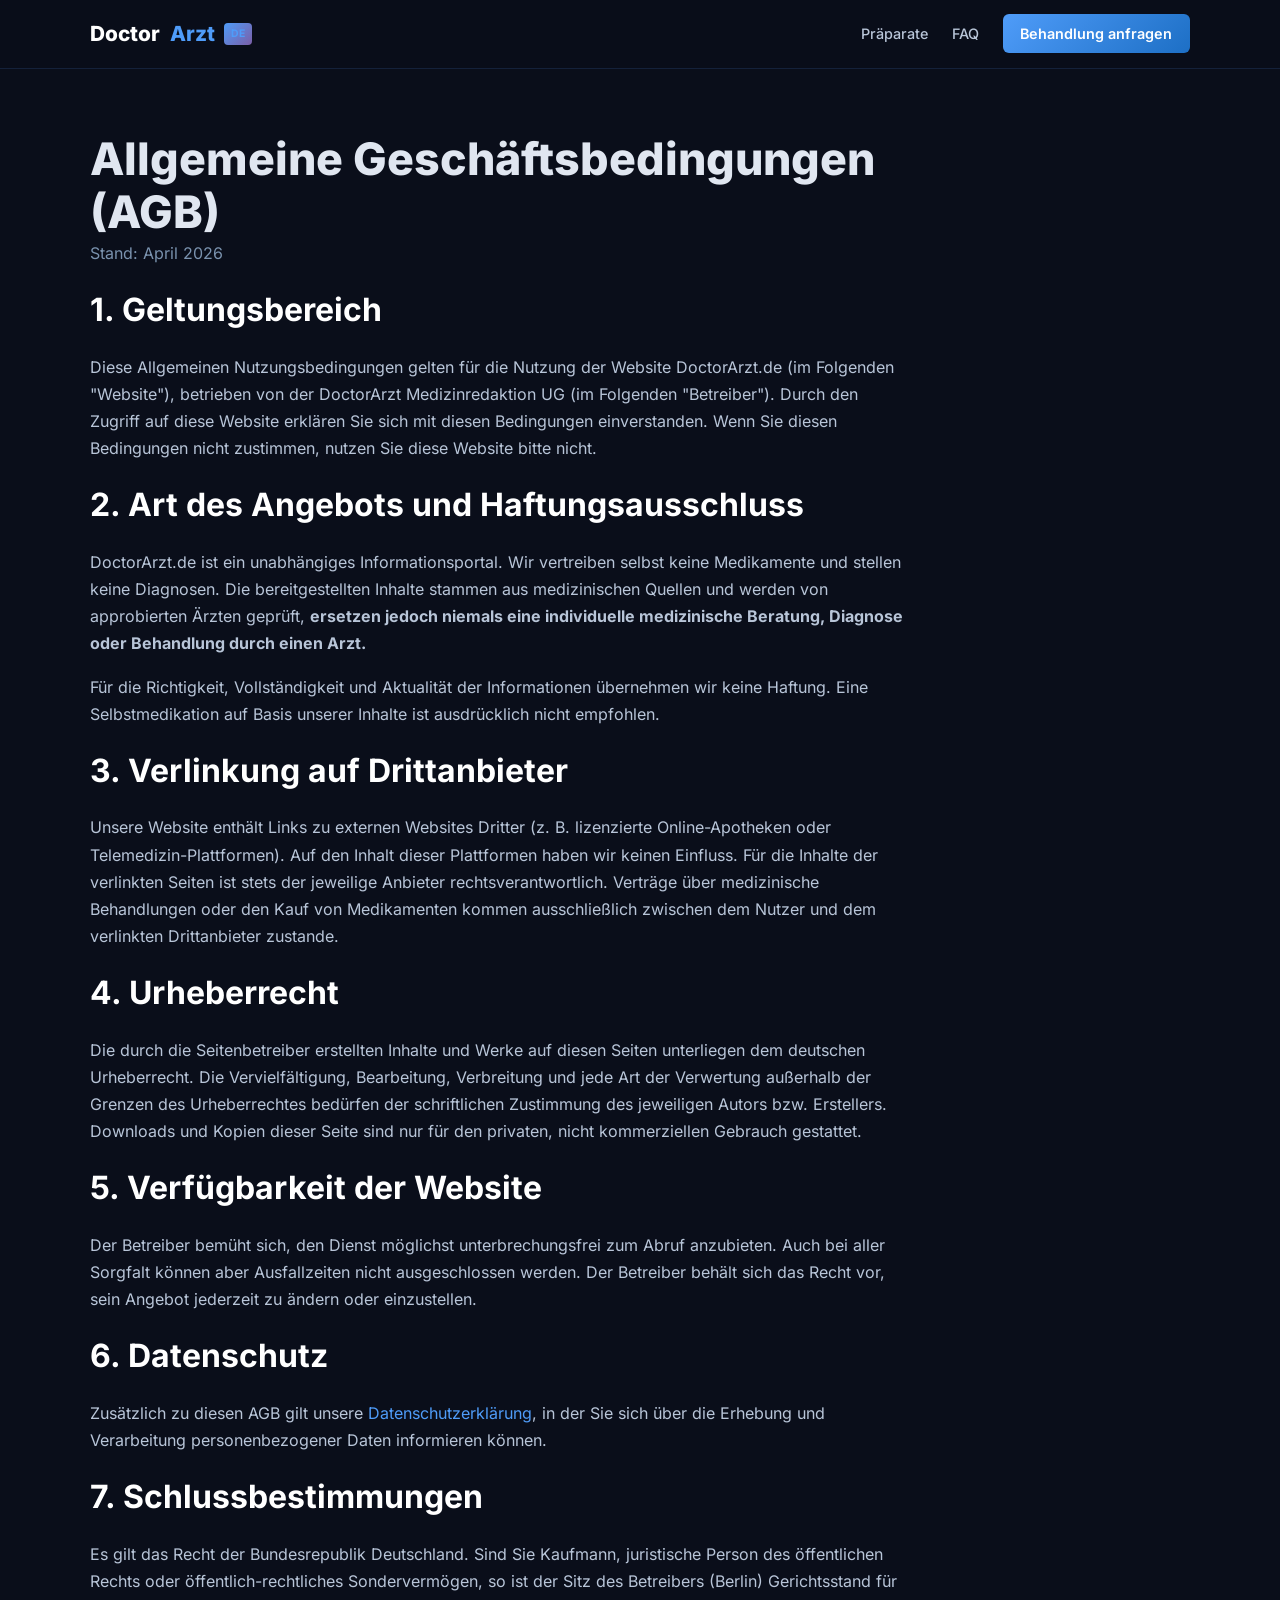
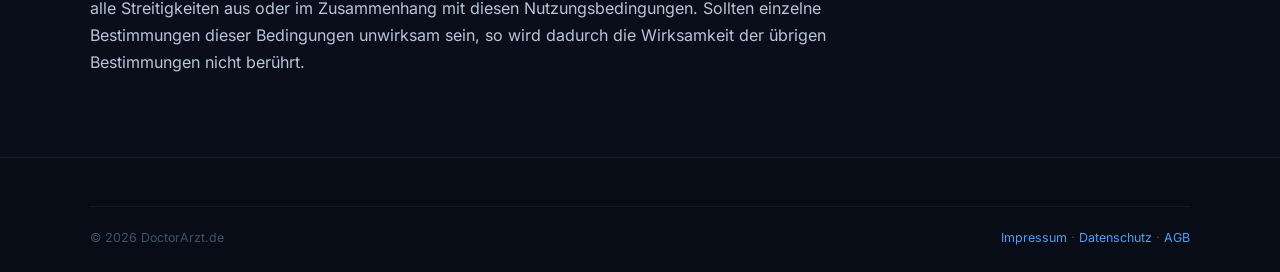
<file: agb.html>
<!DOCTYPE html>
<html lang="de">
<head>
<meta charset="UTF-8">
<meta name="viewport" content="width=device-width, initial-scale=1.0">
<title>Allgemeine Geschäftsbedingungen (AGB) | DoctorArzt.de</title>
<meta name="robots" content="noindex, follow">
<link rel="canonical" href="https://www.doctorarzt.de/agb.html">
<!-- Lokale Schriften (DSGVO-konform) -->
<link rel="preload" href="fonts/inter-400.woff2" as="font" type="font/woff2" crossorigin="anonymous">
<link rel="preload" href="fonts/inter-700.woff2" as="font" type="font/woff2" crossorigin="anonymous">
<link rel="stylesheet" href="fonts/inter.css">
<!-- Favicon -->
<link rel="icon" type="image/svg+xml" href="/img/favicon.svg">
<link rel="icon" type="image/png" href="/img/favicon-32x32.png" sizes="32x32">
<link rel="icon" type="image/png" href="/img/favicon-16x16.png" sizes="16x16">
<link rel="apple-touch-icon" href="/img/apple-touch-icon.png">
<link rel="stylesheet" href="style.css">
</head>
<body>
<header>
  <div class="container header-inner">
    <a href="index.html" class="logo">Doctor<span>Arzt</span><span class="logo-badge">DE</span></a>
    <nav>
      <a href="index.html#praeparate">Präparate</a>
      <a href="index.html#faq">FAQ</a>
      <a href="index.html#behandlung-anfordern" class="btn-nav">Behandlung anfragen</a>
    </nav>
  </div>
</header>

<main>
<section class="section">
  <div class="container">
    <div class="content-block">
      <h1>Allgemeine Geschäftsbedingungen (AGB)</h1>
      <p style="color:#7a92ae;">Stand: April 2026</p>

      <h2>1. Geltungsbereich</h2>
      <p>Diese Allgemeinen Nutzungsbedingungen gelten für die Nutzung der Website DoctorArzt.de (im Folgenden "Website"), betrieben von der DoctorArzt Medizinredaktion UG (im Folgenden "Betreiber"). Durch den Zugriff auf diese Website erklären Sie sich mit diesen Bedingungen einverstanden. Wenn Sie diesen Bedingungen nicht zustimmen, nutzen Sie diese Website bitte nicht.</p>

      <h2>2. Art des Angebots und Haftungsausschluss</h2>
      <p>DoctorArzt.de ist ein unabhängiges Informationsportal. Wir vertreiben selbst keine Medikamente und stellen keine Diagnosen. Die bereitgestellten Inhalte stammen aus medizinischen Quellen und werden von approbierten Ärzten geprüft, <strong>ersetzen jedoch niemals eine individuelle medizinische Beratung, Diagnose oder Behandlung durch einen Arzt.</strong></p>
      <p>Für die Richtigkeit, Vollständigkeit und Aktualität der Informationen übernehmen wir keine Haftung. Eine Selbstmedikation auf Basis unserer Inhalte ist ausdrücklich nicht empfohlen.</p>

      <h2>3. Verlinkung auf Drittanbieter</h2>
      <p>Unsere Website enthält Links zu externen Websites Dritter (z. B. lizenzierte Online-Apotheken oder Telemedizin-Plattformen). Auf den Inhalt dieser Plattformen haben wir keinen Einfluss. Für die Inhalte der verlinkten Seiten ist stets der jeweilige Anbieter rechtsverantwortlich. Verträge über medizinische Behandlungen oder den Kauf von Medikamenten kommen ausschließlich zwischen dem Nutzer und dem verlinkten Drittanbieter zustande.</p>

      <h2>4. Urheberrecht</h2>
      <p>Die durch die Seitenbetreiber erstellten Inhalte und Werke auf diesen Seiten unterliegen dem deutschen Urheberrecht. Die Vervielfältigung, Bearbeitung, Verbreitung und jede Art der Verwertung außerhalb der Grenzen des Urheberrechtes bedürfen der schriftlichen Zustimmung des jeweiligen Autors bzw. Erstellers. Downloads und Kopien dieser Seite sind nur für den privaten, nicht kommerziellen Gebrauch gestattet.</p>

      <h2>5. Verfügbarkeit der Website</h2>
      <p>Der Betreiber bemüht sich, den Dienst möglichst unterbrechungsfrei zum Abruf anzubieten. Auch bei aller Sorgfalt können aber Ausfallzeiten nicht ausgeschlossen werden. Der Betreiber behält sich das Recht vor, sein Angebot jederzeit zu ändern oder einzustellen.</p>

      <h2>6. Datenschutz</h2>
      <p>Zusätzlich zu diesen AGB gilt unsere <a href="datenschutz.html">Datenschutzerklärung</a>, in der Sie sich über die Erhebung und Verarbeitung personenbezogener Daten informieren können.</p>

      <h2>7. Schlussbestimmungen</h2>
      <p>Es gilt das Recht der Bundesrepublik Deutschland. Sind Sie Kaufmann, juristische Person des öffentlichen Rechts oder öffentlich-rechtliches Sondervermögen, so ist der Sitz des Betreibers (Berlin) Gerichtsstand für alle Streitigkeiten aus oder im Zusammenhang mit diesen Nutzungsbedingungen. Sollten einzelne Bestimmungen dieser Bedingungen unwirksam sein, so wird dadurch die Wirksamkeit der übrigen Bestimmungen nicht berührt.</p>
    </div>
  </div>
</section>
</main>

<footer>
  <div class="container">
    <div class="footer-bottom">
      <p>© 2026 DoctorArzt.de</p>
      <p><a href="impressum.html">Impressum</a> · <a href="datenschutz.html">Datenschutz</a> · <a href="agb.html">AGB</a></p>
    </div>
  </div>
</footer>
</body>
</html>
</file>
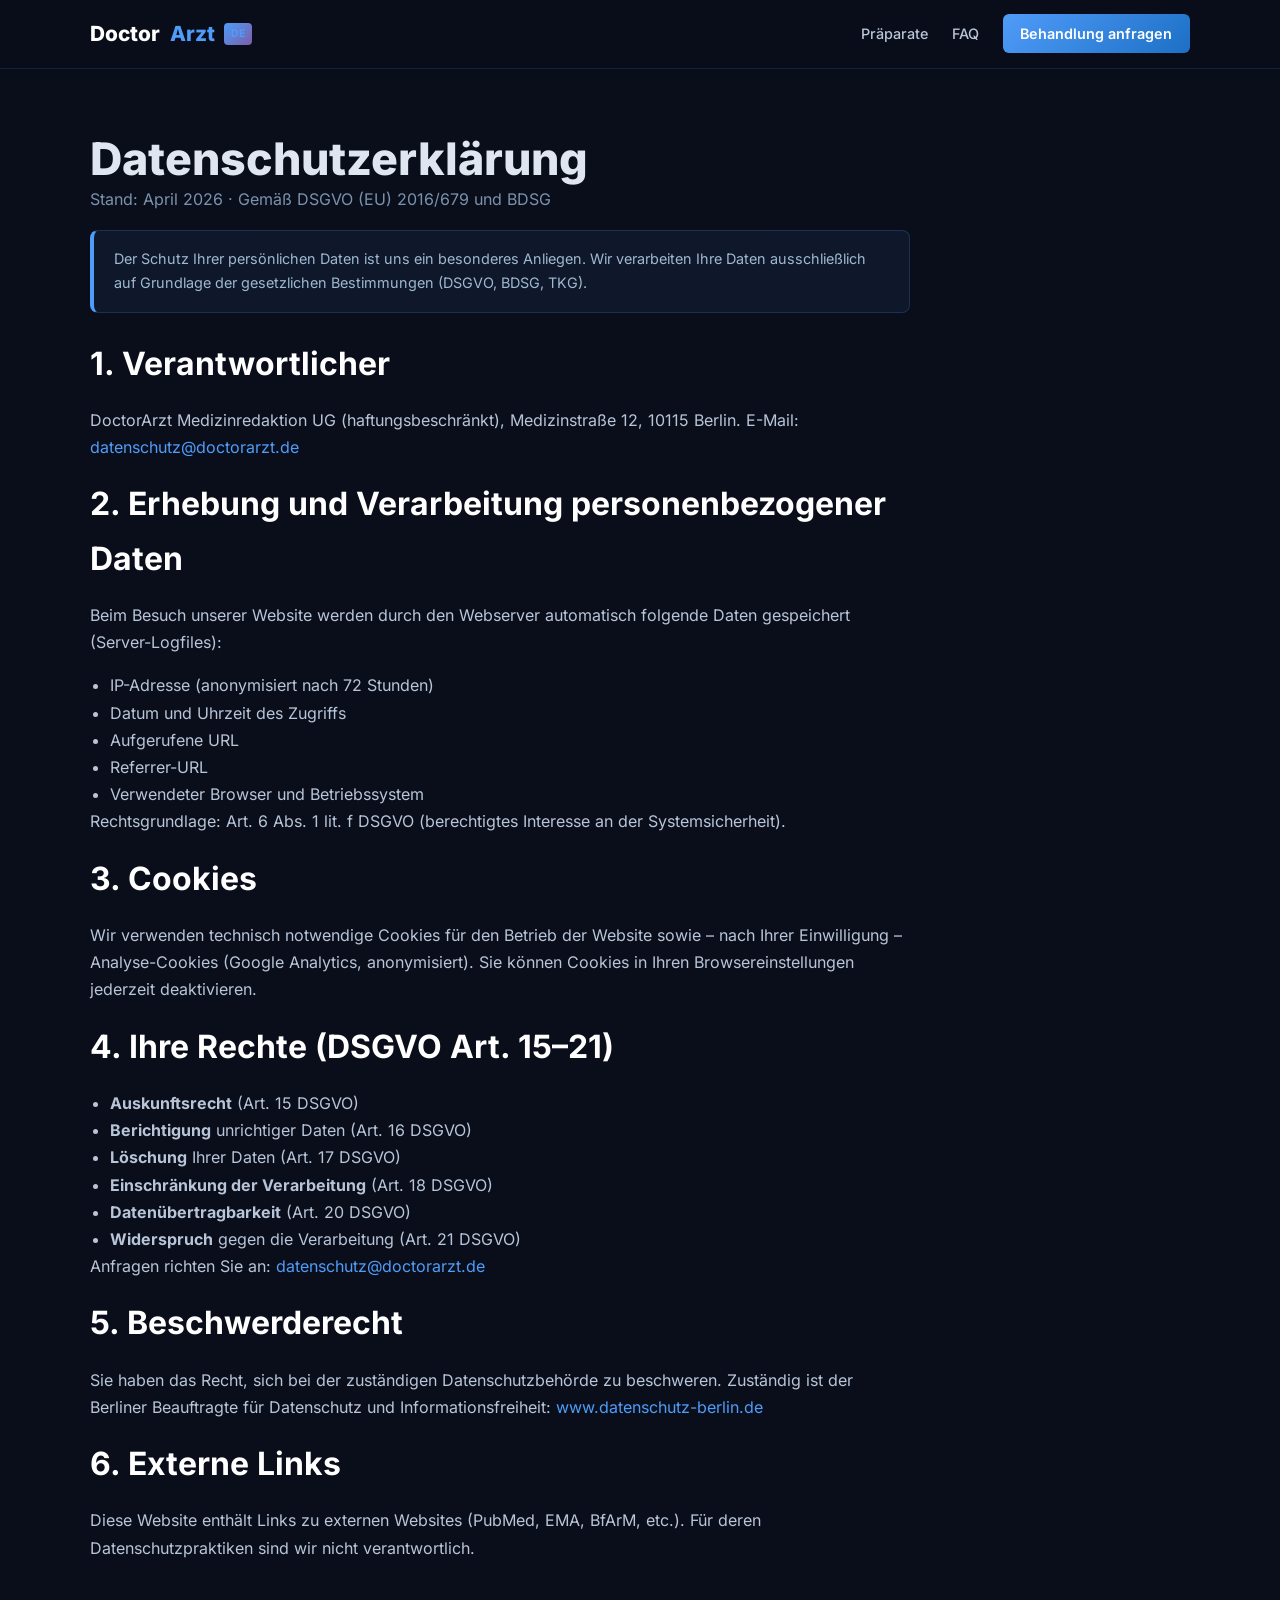
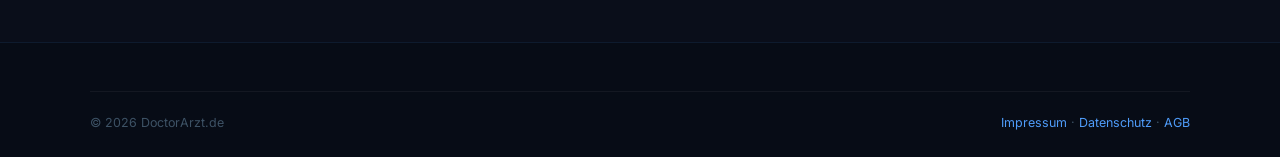
<file: datenschutz.html>
<!DOCTYPE html>
<html lang="de">
<head>
<meta charset="UTF-8">
<meta name="viewport" content="width=device-width, initial-scale=1.0">
<title>Datenschutzerklärung | DoctorArzt.de</title>
<meta name="robots" content="noindex, follow">
<link rel="canonical" href="https://www.doctorarzt.de/datenschutz.html">
<!-- Lokale Schriften (DSGVO-konform) -->
<link rel="preload" href="fonts/inter-400.woff2" as="font" type="font/woff2" crossorigin="anonymous">
<link rel="preload" href="fonts/inter-700.woff2" as="font" type="font/woff2" crossorigin="anonymous">
<link rel="stylesheet" href="fonts/inter.css">
<!-- Favicon -->
<link rel="icon" type="image/svg+xml" href="/img/favicon.svg">
<link rel="icon" type="image/png" href="/img/favicon-32x32.png" sizes="32x32">
<link rel="icon" type="image/png" href="/img/favicon-16x16.png" sizes="16x16">
<link rel="apple-touch-icon" href="/img/apple-touch-icon.png">
<link rel="stylesheet" href="style.css">
</head>
<body>
<header>
  <div class="container header-inner">
    <a href="index.html" class="logo">Doctor<span>Arzt</span><span class="logo-badge">DE</span></a>
    <nav>
      <a href="index.html#praeparate">Präparate</a>
      <a href="index.html#faq">FAQ</a>
      <a href="index.html#behandlung-anfordern" class="btn-nav">Behandlung anfragen</a>
    </nav>
  </div>
</header>

<main>
<section class="section">
  <div class="container">
    <div class="content-block">
      <h1>Datenschutzerklärung</h1>
      <p style="color:#7a92ae;">Stand: April 2026 · Gemäß DSGVO (EU) 2016/679 und BDSG</p>

      <div class="notice-box">
        Der Schutz Ihrer persönlichen Daten ist uns ein besonderes Anliegen. Wir verarbeiten Ihre Daten ausschließlich auf Grundlage der gesetzlichen Bestimmungen (DSGVO, BDSG, TKG).
      </div>

      <h2>1. Verantwortlicher</h2>
      <p>DoctorArzt Medizinredaktion UG (haftungsbeschränkt), Medizinstraße 12, 10115 Berlin. E-Mail: <a href="mailto:datenschutz@doctorarzt.de">datenschutz@doctorarzt.de</a></p>

      <h2>2. Erhebung und Verarbeitung personenbezogener Daten</h2>
      <p>Beim Besuch unserer Website werden durch den Webserver automatisch folgende Daten gespeichert (Server-Logfiles):</p>
      <ul style="padding-left:1.25rem;color:#b8c5d8;">
        <li>IP-Adresse (anonymisiert nach 72 Stunden)</li>
        <li>Datum und Uhrzeit des Zugriffs</li>
        <li>Aufgerufene URL</li>
        <li>Referrer-URL</li>
        <li>Verwendeter Browser und Betriebssystem</li>
      </ul>
      <p>Rechtsgrundlage: Art. 6 Abs. 1 lit. f DSGVO (berechtigtes Interesse an der Systemsicherheit).</p>

      <h2>3. Cookies</h2>
      <p>Wir verwenden technisch notwendige Cookies für den Betrieb der Website sowie – nach Ihrer Einwilligung – Analyse-Cookies (Google Analytics, anonymisiert). Sie können Cookies in Ihren Browsereinstellungen jederzeit deaktivieren.</p>

      <h2>4. Ihre Rechte (DSGVO Art. 15–21)</h2>
      <ul style="padding-left:1.25rem;color:#b8c5d8;">
        <li><strong>Auskunftsrecht</strong> (Art. 15 DSGVO)</li>
        <li><strong>Berichtigung</strong> unrichtiger Daten (Art. 16 DSGVO)</li>
        <li><strong>Löschung</strong> Ihrer Daten (Art. 17 DSGVO)</li>
        <li><strong>Einschränkung der Verarbeitung</strong> (Art. 18 DSGVO)</li>
        <li><strong>Datenübertragbarkeit</strong> (Art. 20 DSGVO)</li>
        <li><strong>Widerspruch</strong> gegen die Verarbeitung (Art. 21 DSGVO)</li>
      </ul>
      <p>Anfragen richten Sie an: <a href="mailto:datenschutz@doctorarzt.de">datenschutz@doctorarzt.de</a></p>

      <h2>5. Beschwerderecht</h2>
      <p>Sie haben das Recht, sich bei der zuständigen Datenschutzbehörde zu beschweren. Zuständig ist der Berliner Beauftragte für Datenschutz und Informationsfreiheit: <a href="https://www.datenschutz-berlin.de" target="_blank" rel="noopener">www.datenschutz-berlin.de</a></p>

      <h2>6. Externe Links</h2>
      <p>Diese Website enthält Links zu externen Websites (PubMed, EMA, BfArM, etc.). Für deren Datenschutzpraktiken sind wir nicht verantwortlich.</p>
    </div>
  </div>
</section>
</main>

<footer>
  <div class="container">
    <div class="footer-bottom">
      <p>© 2026 DoctorArzt.de</p>
      <p><a href="impressum.html">Impressum</a> · <a href="datenschutz.html">Datenschutz</a> · <a href="agb.html">AGB</a></p>
    </div>
  </div>
</footer>
</body>
</html>
</file>
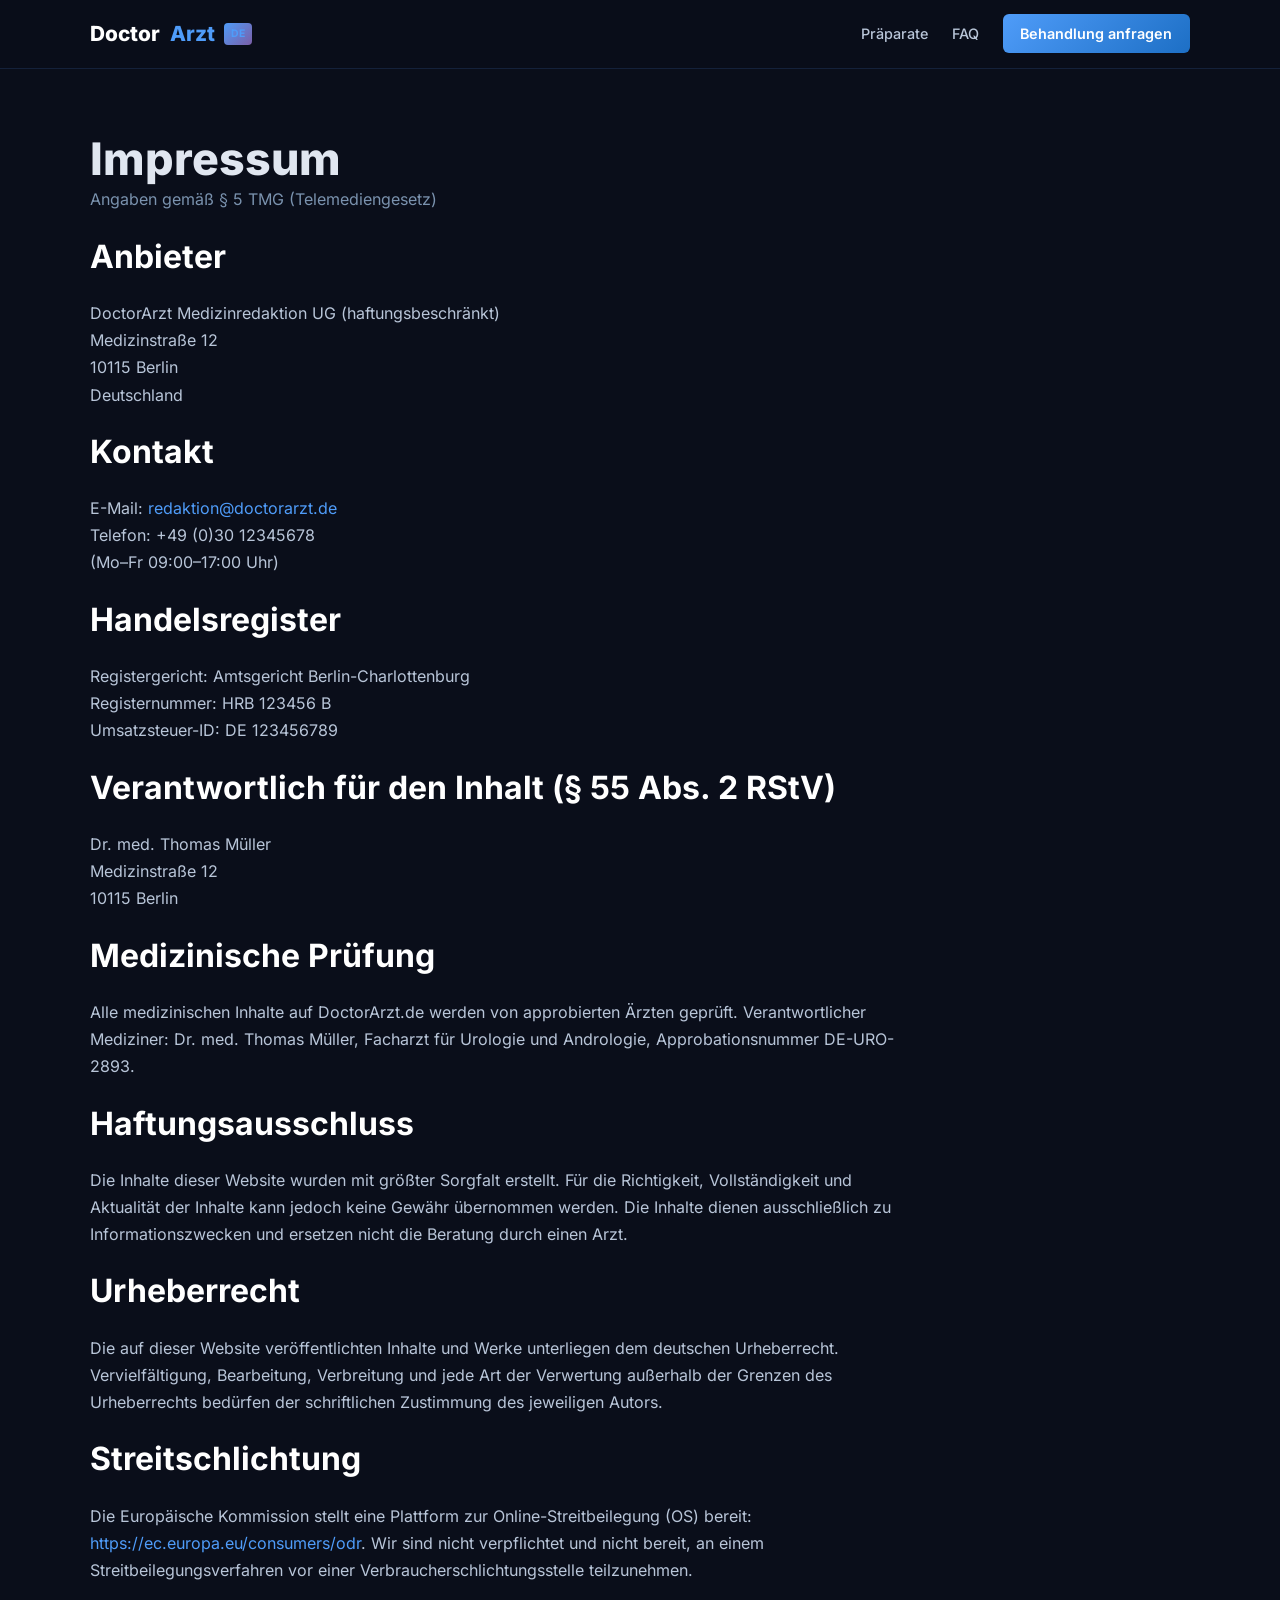
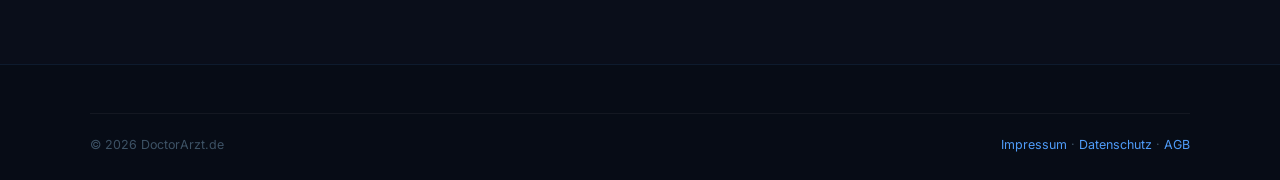
<file: impressum.html>
<!DOCTYPE html>
<html lang="de">
<head>
<meta charset="UTF-8">
<meta name="viewport" content="width=device-width, initial-scale=1.0">
<title>Impressum | DoctorArzt.de</title>
<meta name="robots" content="noindex, follow">
<link rel="canonical" href="https://www.doctorarzt.de/impressum.html">
<!-- Lokale Schriften (DSGVO-konform) -->
<link rel="preload" href="fonts/inter-400.woff2" as="font" type="font/woff2" crossorigin="anonymous">
<link rel="preload" href="fonts/inter-700.woff2" as="font" type="font/woff2" crossorigin="anonymous">
<link rel="stylesheet" href="fonts/inter.css">
<!-- Favicon -->
<link rel="icon" type="image/svg+xml" href="/img/favicon.svg">
<link rel="icon" type="image/png" href="/img/favicon-32x32.png" sizes="32x32">
<link rel="icon" type="image/png" href="/img/favicon-16x16.png" sizes="16x16">
<link rel="apple-touch-icon" href="/img/apple-touch-icon.png">
<link rel="stylesheet" href="style.css">
</head>
<body>
<header>
  <div class="container header-inner">
    <a href="index.html" class="logo">Doctor<span>Arzt</span><span class="logo-badge">DE</span></a>
    <nav>
      <a href="index.html#praeparate">Präparate</a>
      <a href="index.html#faq">FAQ</a>
      <a href="index.html#behandlung-anfordern" class="btn-nav">Behandlung anfragen</a>
    </nav>
  </div>
</header>

<main>
<section class="section">
  <div class="container">
    <div class="content-block">
      <h1>Impressum</h1>
      <p style="color:#7a92ae;">Angaben gemäß § 5 TMG (Telemediengesetz)</p>

      <h2>Anbieter</h2>
      <p>
        DoctorArzt Medizinredaktion UG (haftungsbeschränkt)<br>
        Medizinstraße 12<br>
        10115 Berlin<br>
        Deutschland
      </p>

      <h2>Kontakt</h2>
      <p>
        E-Mail: <a href="mailto:redaktion@doctorarzt.de">redaktion@doctorarzt.de</a><br>
        Telefon: +49 (0)30 12345678<br>
        (Mo–Fr 09:00–17:00 Uhr)
      </p>

      <h2>Handelsregister</h2>
      <p>
        Registergericht: Amtsgericht Berlin-Charlottenburg<br>
        Registernummer: HRB 123456 B<br>
        Umsatzsteuer-ID: DE 123456789
      </p>

      <h2>Verantwortlich für den Inhalt (§ 55 Abs. 2 RStV)</h2>
      <p>
        Dr. med. Thomas Müller<br>
        Medizinstraße 12<br>
        10115 Berlin
      </p>

      <h2>Medizinische Prüfung</h2>
      <p>Alle medizinischen Inhalte auf DoctorArzt.de werden von approbierten Ärzten geprüft. Verantwortlicher Mediziner: Dr. med. Thomas Müller, Facharzt für Urologie und Andrologie, Approbationsnummer DE-URO-2893.</p>

      <h2>Haftungsausschluss</h2>
      <p>Die Inhalte dieser Website wurden mit größter Sorgfalt erstellt. Für die Richtigkeit, Vollständigkeit und Aktualität der Inhalte kann jedoch keine Gewähr übernommen werden. Die Inhalte dienen ausschließlich zu Informationszwecken und ersetzen nicht die Beratung durch einen Arzt.</p>

      <h2>Urheberrecht</h2>
      <p>Die auf dieser Website veröffentlichten Inhalte und Werke unterliegen dem deutschen Urheberrecht. Vervielfältigung, Bearbeitung, Verbreitung und jede Art der Verwertung außerhalb der Grenzen des Urheberrechts bedürfen der schriftlichen Zustimmung des jeweiligen Autors.</p>

      <h2>Streitschlichtung</h2>
      <p>Die Europäische Kommission stellt eine Plattform zur Online-Streitbeilegung (OS) bereit: <a href="https://ec.europa.eu/consumers/odr" target="_blank" rel="noopener noreferrer">https://ec.europa.eu/consumers/odr</a>. Wir sind nicht verpflichtet und nicht bereit, an einem Streitbeilegungsverfahren vor einer Verbraucherschlichtungsstelle teilzunehmen.</p>
    </div>
  </div>
</section>
</main>

<footer>
  <div class="container">
    <div class="footer-bottom">
      <p>© 2026 DoctorArzt.de</p>
      <p><a href="impressum.html">Impressum</a> · <a href="datenschutz.html">Datenschutz</a> · <a href="agb.html">AGB</a></p>
    </div>
  </div>
</footer>
</body>
</html>
</file>
<file: fonts/inter.css>
/* Inter — локальный хостинг (DSGVO-konform, keine externe Verbindung zu Google)
   Fonts: Inter v20, Latin subset, weights 400/500/600/700/800
   Quelle: fonts.gstatic.com (lokal gespeichert)
*/

@font-face {
  font-family: 'Inter';
  font-style: normal;
  font-weight: 400;
  font-display: swap;
  src: url('inter-400.woff2') format('woff2');
  unicode-range: U+0000-00FF, U+0131, U+0152-0153, U+02BB-02BC, U+02C6, U+02DA,
    U+02DC, U+0304, U+0308, U+0329, U+2000-206F, U+20AC, U+2122, U+2191,
    U+2193, U+2212, U+2215, U+FEFF, U+FFFD;
}

@font-face {
  font-family: 'Inter';
  font-style: normal;
  font-weight: 500;
  font-display: swap;
  src: url('inter-500.woff2') format('woff2');
  unicode-range: U+0000-00FF, U+0131, U+0152-0153, U+02BB-02BC, U+02C6, U+02DA,
    U+02DC, U+0304, U+0308, U+0329, U+2000-206F, U+20AC, U+2122, U+2191,
    U+2193, U+2212, U+2215, U+FEFF, U+FFFD;
}

@font-face {
  font-family: 'Inter';
  font-style: normal;
  font-weight: 600;
  font-display: swap;
  src: url('inter-600.woff2') format('woff2');
  unicode-range: U+0000-00FF, U+0131, U+0152-0153, U+02BB-02BC, U+02C6, U+02DA,
    U+02DC, U+0304, U+0308, U+0329, U+2000-206F, U+20AC, U+2122, U+2191,
    U+2193, U+2212, U+2215, U+FEFF, U+FFFD;
}

@font-face {
  font-family: 'Inter';
  font-style: normal;
  font-weight: 700;
  font-display: swap;
  src: url('inter-700.woff2') format('woff2');
  unicode-range: U+0000-00FF, U+0131, U+0152-0153, U+02BB-02BC, U+02C6, U+02DA,
    U+02DC, U+0304, U+0308, U+0329, U+2000-206F, U+20AC, U+2122, U+2191,
    U+2193, U+2212, U+2215, U+FEFF, U+FFFD;
}

@font-face {
  font-family: 'Inter';
  font-style: normal;
  font-weight: 800;
  font-display: swap;
  src: url('inter-800.woff2') format('woff2');
  unicode-range: U+0000-00FF, U+0131, U+0152-0153, U+02BB-02BC, U+02C6, U+02DA,
    U+02DC, U+0304, U+0308, U+0329, U+2000-206F, U+20AC, U+2122, U+2191,
    U+2193, U+2212, U+2215, U+FEFF, U+FFFD;
}
</file>
<file: style.css>
/* === RESET & BASE === */
*, *::before, *::after { box-sizing: border-box; margin: 0; padding: 0; }
html { scroll-behavior: smooth; font-size: 16px; }
body {
  font-family: 'Inter', 'Segoe UI', sans-serif;
  background: #0a0e1a;
  color: #e0e6f0;
  line-height: 1.7;
}
a { color: #4f9cf9; text-decoration: none; transition: color .2s; }
a:hover { color: #7bb8ff; }
img { max-width: 100%; height: auto; display: block; }

/* === TYPOGRAPHY === */
h1 { font-size: clamp(1.8rem, 4vw, 2.8rem); font-weight: 800; line-height: 1.2; }
h2 { font-size: clamp(1.4rem, 3vw, 2rem); font-weight: 700; margin-bottom: 1rem; }
h3 { font-size: 1.25rem; font-weight: 600; margin-bottom: .75rem; }
h4 { font-size: 1rem; font-weight: 600; color: #7bb8ff; margin-bottom: .5rem; }
p { margin-bottom: 1rem; color: #b8c5d8; }

/* === LAYOUT === */
.container { max-width: 1140px; margin: 0 auto; padding: 0 1.25rem; }
.section { padding: 4rem 0; }
.section-alt { background: #0d1220; }

/* === HEADER === */
header {
  position: sticky; top: 0; z-index: 999;
  background: rgba(10,14,26,.92);
  backdrop-filter: blur(12px);
  border-bottom: 1px solid rgba(79,156,249,.15);
  padding: .9rem 0;
}
.header-inner { display: flex; align-items: center; justify-content: space-between; gap: 1rem; }
.logo { display: flex; align-items: center; gap: .6rem; font-size: 1.3rem; font-weight: 800; color: #fff; }
.logo span { color: #4f9cf9; }
.logo-badge {
  background: linear-gradient(135deg,#4f9cf9,#7b5ea7);
  color: #fff; font-size: .65rem; font-weight: 700;
  padding: .15rem .4rem; border-radius: 4px; letter-spacing: .05em;
}
nav { display: flex; gap: 1.5rem; align-items: center; }
nav a { color: #b8c5d8; font-size: .9rem; font-weight: 500; }
nav a:hover { color: #4f9cf9; }
.btn-nav {
  background: linear-gradient(135deg,#4f9cf9,#1d6fc5);
  color: #fff !important; padding: .45rem 1.1rem; border-radius: 6px; font-weight: 600;
  transition: transform .2s, box-shadow .2s;
}
.btn-nav:hover { transform: translateY(-1px); box-shadow: 0 4px 14px rgba(79,156,249,.35); }

/* === HERO === */
.hero {
  position: relative; overflow: hidden;
  background: linear-gradient(135deg,#0a0e1a 0%,#0d1a3a 50%,#0a1528 100%);
  padding: 5rem 0 4rem;
  border-bottom: 1px solid rgba(79,156,249,.12);
}
.hero::before {
  content: ''; position: absolute; inset: 0;
  background: radial-gradient(ellipse at 70% 50%, rgba(79,156,249,.08) 0%, transparent 70%);
}
.hero-grid { display: grid; grid-template-columns: 1fr 1fr; gap: 3rem; align-items: center; }
.hero-badge {
  display: inline-flex; align-items: center; gap: .5rem;
  background: rgba(79,156,249,.12); border: 1px solid rgba(79,156,249,.25);
  color: #4f9cf9; font-size: .8rem; font-weight: 600; padding: .35rem .85rem;
  border-radius: 20px; margin-bottom: 1.25rem; letter-spacing: .04em;
}
.hero h1 { color: #fff; margin-bottom: 1rem; }
.hero h1 em { color: #4f9cf9; font-style: normal; }
.hero-sub { font-size: 1.05rem; color: #8fa3be; margin-bottom: 1.75rem; }
.hero-actions { display: flex; gap: 1rem; flex-wrap: wrap; margin-bottom: 2rem; }
.btn-primary {
  display: inline-flex; align-items: center; gap: .5rem;
  background: linear-gradient(135deg,#4f9cf9,#1d6fc5);
  color: #fff; padding: .75rem 1.75rem; border-radius: 8px;
  font-weight: 700; font-size: 1rem;
  box-shadow: 0 4px 20px rgba(79,156,249,.3);
  transition: transform .2s, box-shadow .2s;
}
.btn-primary:hover { color:#fff; transform: translateY(-2px); box-shadow: 0 6px 28px rgba(79,156,249,.45); }
.btn-secondary {
  display: inline-flex; align-items: center; gap: .5rem;
  background: transparent; border: 1px solid rgba(79,156,249,.4);
  color: #4f9cf9; padding: .75rem 1.5rem; border-radius: 8px;
  font-weight: 600; transition: background .2s, border-color .2s;
}
.btn-secondary:hover { background: rgba(79,156,249,.08); }
.hero-trust { display: flex; gap: 1.5rem; flex-wrap: wrap; }
.trust-item { display: flex; align-items: center; gap: .4rem; font-size: .82rem; color: #7a92ae; }
.trust-item svg { flex-shrink: 0; }
.hero-img-wrap {
  position: relative;
  background: linear-gradient(135deg,rgba(79,156,249,.06),rgba(123,94,167,.06));
  border: 1px solid rgba(79,156,249,.15);
  border-radius: 20px; overflow: hidden;
  display: flex; align-items: center; justify-content: center;
  min-height: 340px;
}
.hero-img-wrap img { border-radius: 16px; object-fit: cover; width: 100%; height: 340px; }

/* === STATS BAR === */
.stats-bar {
  background: linear-gradient(90deg,rgba(79,156,249,.07),rgba(123,94,167,.07));
  border-top: 1px solid rgba(79,156,249,.1);
  border-bottom: 1px solid rgba(79,156,249,.1);
  padding: 1.5rem 0;
}
.stats-grid { display: grid; grid-template-columns: repeat(4,1fr); gap: 1rem; text-align: center; }
.stat-num { font-size: 1.8rem; font-weight: 800; color: #4f9cf9; }
.stat-label { font-size: .8rem; color: #7a92ae; }

/* === NOTICE BOX === */
.notice-box {
  background: rgba(79,156,249,.07); border: 1px solid rgba(79,156,249,.2);
  border-left: 4px solid #4f9cf9; border-radius: 8px; padding: 1rem 1.25rem;
  margin-bottom: 1.5rem; font-size: .9rem; color: #a0b8d0;
}
.notice-box.warning {
  background: rgba(234,179,8,.07); border-color: rgba(234,179,8,.25);
  border-left-color: #eab308; color: #c8a84b;
}
.notice-box strong { color: #e0e6f0; }

/* === PRODUCT CARDS === */
.products-grid { display: grid; grid-template-columns: repeat(auto-fill, minmax(270px, 1fr)); gap: 1.5rem; }
.product-card {
  background: linear-gradient(145deg,#111827,#0f172a);
  border: 1px solid rgba(79,156,249,.15); border-radius: 16px;
  padding: 1.5rem; position: relative; overflow: hidden;
  transition: transform .25s, box-shadow .25s, border-color .25s;
}
.product-card::before {
  content: ''; position: absolute; top: 0; left: 0; right: 0; height: 3px;
  background: linear-gradient(90deg,#4f9cf9,#7b5ea7);
}
.product-card:hover { transform: translateY(-4px); border-color: rgba(79,156,249,.35); box-shadow: 0 12px 40px rgba(0,0,0,.35); }
.product-card.featured { border-color: rgba(79,156,249,.35); box-shadow: 0 0 30px rgba(79,156,249,.1); }
.badge-featured {
  position: absolute; top: 1rem; right: 1rem;
  background: linear-gradient(135deg,#4f9cf9,#7b5ea7);
  color: #fff; font-size: .65rem; font-weight: 700; padding: .2rem .55rem;
  border-radius: 4px; text-transform: uppercase; letter-spacing: .05em;
}
.product-img { height: 120px; display: flex; align-items: center; justify-content: center; margin-bottom: 1rem; }
.product-img img { max-height: 100px; object-fit: contain; filter: drop-shadow(0 4px 12px rgba(79,156,249,.25)); }
.product-name { font-size: 1.2rem; font-weight: 700; color: #fff; margin-bottom: .25rem; }
.product-active { font-size: .8rem; color: #7a92ae; margin-bottom: .75rem; }
.product-desc { font-size: .875rem; color: #8fa3be; margin-bottom: 1rem; }
.product-specs { display: flex; flex-direction: column; gap: .4rem; margin-bottom: 1rem; }
.spec-row { display: flex; justify-content: space-between; font-size: .82rem; border-bottom: 1px solid rgba(255,255,255,.05); padding-bottom: .3rem; }
.spec-key { color: #7a92ae; }
.spec-val { color: #c8d8ea; font-weight: 500; }
.product-price { font-size: 1.4rem; font-weight: 800; color: #4f9cf9; margin-bottom: 1rem; }
.product-price small { font-size: .8rem; font-weight: 400; color: #7a92ae; }
.btn-product {
  display: block; text-align: center; width: 100%;
  background: linear-gradient(135deg,#4f9cf9,#1d6fc5);
  color: #fff; padding: .6rem 1rem; border-radius: 8px;
  font-weight: 600; font-size: .9rem;
  transition: transform .2s, box-shadow .2s;
}
.btn-product:hover { color:#fff; transform: translateY(-1px); box-shadow: 0 4px 14px rgba(79,156,249,.35); }

/* === CONTENT SECTIONS === */
.content-block { max-width: 820px; }
.content-block h2 { color: #fff; }
.info-grid { display: grid; grid-template-columns: 1fr 1fr; gap: 1.5rem; margin-top: 1.5rem; }
.info-card {
  background: rgba(255,255,255,.03); border: 1px solid rgba(79,156,249,.1);
  border-radius: 12px; padding: 1.25rem;
}
.info-card h3 { color: #4f9cf9; }

/* === HOW IT WORKS === */
.steps-grid { display: grid; grid-template-columns: repeat(3,1fr); gap: 1.5rem; margin-top: 2rem; }
.step-card {
  text-align: center; padding: 2rem 1.5rem;
  background: rgba(255,255,255,.03); border: 1px solid rgba(79,156,249,.1); border-radius: 16px;
  position: relative;
}
.step-num {
  width: 48px; height: 48px; border-radius: 50%;
  background: linear-gradient(135deg,#4f9cf9,#1d6fc5);
  color: #fff; font-size: 1.2rem; font-weight: 800;
  display: flex; align-items: center; justify-content: center;
  margin: 0 auto 1rem;
}
.step-card h3 { color: #fff; }

/* === DOSAGE TABLE === */
.dosage-table { width: 100%; border-collapse: collapse; margin-top: 1.5rem; font-size: .9rem; }
.dosage-table th {
  background: rgba(79,156,249,.12); color: #4f9cf9;
  padding: .75rem 1rem; text-align: left; font-weight: 600;
  border-bottom: 2px solid rgba(79,156,249,.2);
}
.dosage-table td { padding: .7rem 1rem; border-bottom: 1px solid rgba(255,255,255,.05); color: #b8c5d8; }
.dosage-table tr:hover td { background: rgba(79,156,249,.04); }

/* === MEDICAL REVIEWER === */
.reviewer-box {
  background: linear-gradient(135deg,rgba(79,156,249,.07),rgba(123,94,167,.07));
  border: 1px solid rgba(79,156,249,.2); border-radius: 16px;
  padding: 2rem; display: flex; gap: 1.75rem; align-items: flex-start;
  margin-top: 3rem;
}
.reviewer-photo { width: 90px; height: 90px; border-radius: 50%; object-fit: cover; flex-shrink: 0; border: 3px solid rgba(79,156,249,.4); }
.reviewer-info h3 { color: #fff; margin-bottom: .25rem; }
.reviewer-info p { font-size: .88rem; margin-bottom: .5rem; }
.reviewer-badge {
  display: inline-flex; align-items: center; gap: .4rem;
  background: rgba(79,156,249,.12); border: 1px solid rgba(79,156,249,.25);
  color: #4f9cf9; font-size: .75rem; padding: .25rem .7rem; border-radius: 20px;
}

/* === FAQ === */
.faq-list { max-width: 820px; margin-top: 1.5rem; }
.faq-item {
  border: 1px solid rgba(79,156,249,.12); border-radius: 10px;
  margin-bottom: .75rem; overflow: hidden;
  transition: border-color .2s;
}
.faq-item:hover { border-color: rgba(79,156,249,.25); }
.faq-q {
  width: 100%; background: rgba(255,255,255,.03);
  border: none; padding: 1rem 1.25rem; text-align: left;
  color: #e0e6f0; font-size: .95rem; font-weight: 600; cursor: pointer;
  display: flex; justify-content: space-between; align-items: center; gap: 1rem;
}
.faq-q::after { content: '+'; font-size: 1.4rem; color: #4f9cf9; flex-shrink: 0; transition: transform .2s; }
.faq-item.open .faq-q::after { transform: rotate(45deg); }
.faq-a { display: none; padding: .75rem 1.25rem 1rem; color: #8fa3be; font-size: .9rem; }
.faq-item.open .faq-a { display: block; }

/* === REFERENCES === */
.refs-list { list-style: none; }
.refs-list li { padding: .5rem 0; border-bottom: 1px solid rgba(255,255,255,.05); font-size: .85rem; }
.refs-list li::before { content: '↗ '; color: #4f9cf9; }

/* === FOOTER === */
footer {
  background: #070c16; border-top: 1px solid rgba(79,156,249,.1); padding: 3rem 0 1.5rem;
}
.footer-grid { display: grid; grid-template-columns: 2fr 1fr 1fr 1fr; gap: 2rem; margin-bottom: 2rem; }
.footer-brand p { font-size: .85rem; color: #56687a; margin-top: .75rem; }
.footer-col h4 { color: #7bb8ff; font-size: .85rem; text-transform: uppercase; letter-spacing: .08em; margin-bottom: .75rem; }
.footer-col ul { list-style: none; }
.footer-col ul li { margin-bottom: .4rem; }
.footer-col ul li a { color: #56687a; font-size: .85rem; }
.footer-col ul li a:hover { color: #4f9cf9; }
.footer-bottom {
  border-top: 1px solid rgba(255,255,255,.05); padding-top: 1.25rem;
  display: flex; justify-content: space-between; align-items: center; flex-wrap: wrap; gap: .75rem;
}
.footer-bottom p { font-size: .78rem; color: #3d5265; margin: 0; }
.disclaimer {
  background: rgba(234,179,8,.05); border: 1px solid rgba(234,179,8,.15);
  border-radius: 8px; padding: 1rem 1.25rem; margin-top: 1.5rem; font-size: .8rem; color: #7a8a5a;
}

/* === BREADCRUMB === */
.breadcrumb { display: flex; gap: .4rem; align-items: center; font-size: .82rem; color: #56687a; margin-bottom: 1.5rem; }
.breadcrumb a { color: #4f9cf9; }
.breadcrumb span { color: #56687a; }

/* === TOC === */
.toc {
  background: rgba(79,156,249,.05); border: 1px solid rgba(79,156,249,.15);
  border-radius: 10px; padding: 1.25rem 1.5rem; margin-bottom: 2.5rem;
}
.toc h4 { color: #4f9cf9; margin-bottom: .75rem; }
.toc ol { padding-left: 1.25rem; }
.toc ol li { margin-bottom: .35rem; font-size: .9rem; }
.toc ol li a { color: #7bb8ff; }

/* === SECTION TITLE === */
.section-title { text-align: center; margin-bottom: 2.5rem; }
.section-title h2 { color: #fff; }
.section-title p { color: #7a92ae; max-width: 620px; margin: .5rem auto 0; }
.section-label {
  display: inline-block; background: rgba(79,156,249,.1);
  color: #4f9cf9; font-size: .75rem; font-weight: 700;
  padding: .25rem .75rem; border-radius: 20px; margin-bottom: .75rem;
  text-transform: uppercase; letter-spacing: .06em;
}

/* === COMPARISON TABLE === */
.comparison-wrap { overflow-x: auto; }
.comparison-table { width: 100%; border-collapse: collapse; min-width: 600px; }
.comparison-table th {
  background: rgba(79,156,249,.1); color: #4f9cf9; padding: .85rem 1rem;
  border-bottom: 2px solid rgba(79,156,249,.2); font-weight: 700; text-align: center;
}
.comparison-table th:first-child { text-align: left; }
.comparison-table td { padding: .75rem 1rem; border-bottom: 1px solid rgba(255,255,255,.05); text-align: center; color: #b8c5d8; font-size: .9rem; }
.comparison-table td:first-child { text-align: left; color: #e0e6f0; font-weight: 500; }
.comparison-table tr:hover td { background: rgba(79,156,249,.04); }
.check { color: #22c55e; font-size: 1.1rem; }
.cross { color: #ef4444; }

/* === RESPONSIVE === */
@media (max-width: 768px) {
  .hero-grid, .info-grid, .steps-grid, .footer-grid { grid-template-columns: 1fr; }
  .stats-grid { grid-template-columns: repeat(2,1fr); }
  .reviewer-box { flex-direction: column; }
  nav { display: none; }
}

/* === COOKIE CONSENT BANNER === */
#cookie-banner {
  position: fixed;
  bottom: 0; left: 0; right: 0;
  z-index: 9999;
  background: rgba(10, 14, 26, 0.97);
  backdrop-filter: blur(16px);
  -webkit-backdrop-filter: blur(16px);
  border-top: 1px solid rgba(79, 156, 249, 0.25);
  padding: 1.25rem 1.5rem;
  transform: translateY(100%);
  transition: transform 0.4s cubic-bezier(0.22, 1, 0.36, 1);
  box-shadow: 0 -8px 40px rgba(0, 0, 0, 0.5);
}
#cookie-banner.visible {
  transform: translateY(0);
}
.cookie-inner {
  max-width: 1140px;
  margin: 0 auto;
  display: flex;
  align-items: center;
  gap: 1.5rem;
  flex-wrap: wrap;
}
.cookie-icon {
  font-size: 2rem;
  flex-shrink: 0;
  line-height: 1;
}
.cookie-text {
  flex: 1;
  min-width: 220px;
}
.cookie-text strong {
  display: block;
  color: #e0e6f0;
  font-size: 0.95rem;
  margin-bottom: 0.3rem;
}
.cookie-text p {
  font-size: 0.82rem;
  color: #7a92ae;
  margin: 0;
  line-height: 1.5;
}
.cookie-text a {
  color: #4f9cf9;
  font-size: 0.82rem;
}
.cookie-text a:hover {
  text-decoration: underline;
}
.cookie-actions {
  display: flex;
  gap: 0.75rem;
  flex-shrink: 0;
  flex-wrap: wrap;
}
.cookie-btn-accept {
  background: linear-gradient(135deg, #4f9cf9, #1d6fc5);
  color: #fff;
  border: none;
  padding: 0.55rem 1.4rem;
  border-radius: 8px;
  font-size: 0.88rem;
  font-weight: 700;
  cursor: pointer;
  font-family: inherit;
  transition: transform 0.2s, box-shadow 0.2s;
  white-space: nowrap;
}
.cookie-btn-accept:hover {
  transform: translateY(-1px);
  box-shadow: 0 4px 14px rgba(79, 156, 249, 0.4);
}
.cookie-btn-decline {
  background: transparent;
  color: #7a92ae;
  border: 1px solid rgba(255, 255, 255, 0.12);
  padding: 0.55rem 1.2rem;
  border-radius: 8px;
  font-size: 0.88rem;
  font-weight: 500;
  cursor: pointer;
  font-family: inherit;
  transition: border-color 0.2s, color 0.2s;
  white-space: nowrap;
}
.cookie-btn-decline:hover {
  border-color: rgba(79, 156, 249, 0.35);
  color: #b8c5d8;
}
@media (max-width: 600px) {
  .cookie-inner { gap: 1rem; }
  .cookie-actions { width: 100%; }
  .cookie-btn-accept, .cookie-btn-decline { flex: 1; text-align: center; }
}
</file>
